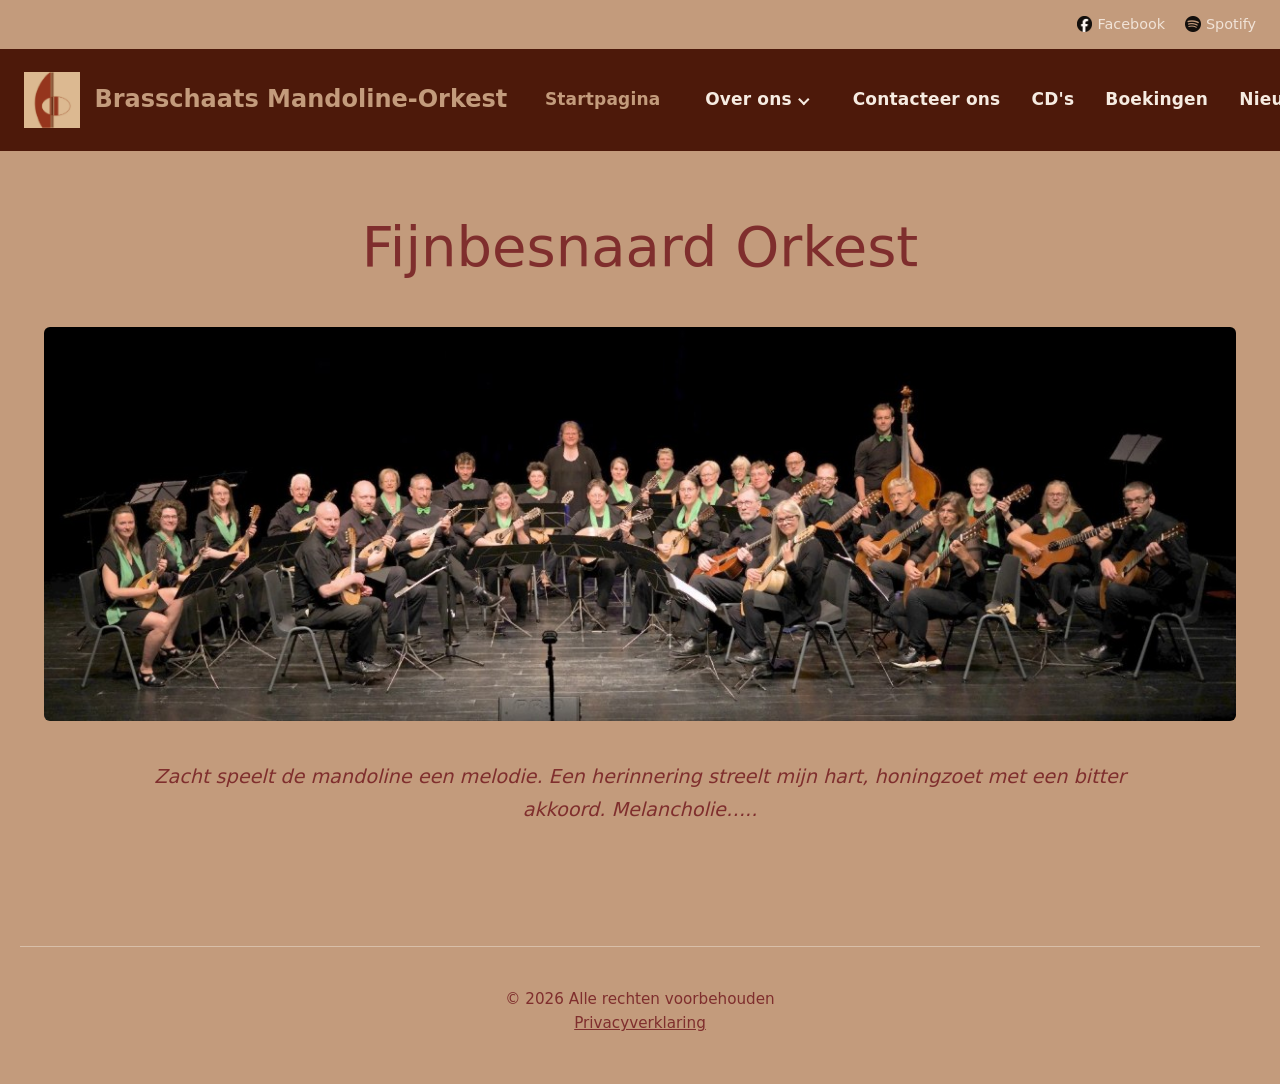
<file: index.html>
<!DOCTYPE html>
<html lang="nl-BE">
<head>
  <meta charset="utf-8">
  <meta name="viewport" content="width=device-width, initial-scale=1">
  <title>Brasschaats Mandoline-Orkest</title>
  <meta name="description" content="Brasschaats Mandoline-Orkest: het Fijnbesnaard Orkest. Concerten, cd's en boekingen.">
  <meta property="og:title" content="Brasschaats Mandoline-Orkest">
  <meta property="og:description" content="Zacht speelt de mandoline een melodie.">
  <meta property="og:image" content="images/banner.jpg">
  <meta property="og:type" content="website">
  <meta name="theme-color" content="#4d190a">
  <link rel="icon" href="images/logo.png" type="image/png">
  <link rel="stylesheet" href="css/style.css">
</head>
<body>

  <a class="skip-link" href="#inhoud">Naar de inhoud</a>

  <!-- Bovenbalk: sociale links. Vervang de # door de echte adressen. -->
  <div class="topbar">
    <div class="wrap topbar__inner">
      <a href="https://www.facebook.com/Brasschaatsmandolineorkest/?locale=nl_BE" rel="noopener" target="_blank"><img class="link-icon" src="images/logo%20Facebook.png" alt="">Facebook</a>
      <a href="https://open.spotify.com/artist/1rUqsuNDXbhpg9j1srdVkf?si=Q549NG70TASA_FOCATFZ-Q" rel="noopener" target="_blank"><img class="link-icon" src="images/spotify-icon-2048x2048-n3imyp8e.png" alt="">Spotify</a>
    </div>
  </div>

  <!-- Hoofdmenu: kopieer dit blok (header) naar elke nieuwe pagina. -->
  <header class="site-header">
    <div class="wrap site-header__inner">

      <a class="brand" href="index.html">
        <img src="images/logo.png" alt="" width="56" height="56">
        <span>Brasschaats Mandoline-Orkest</span>
      </a>

      <button class="nav-toggle" type="button" aria-expanded="false" aria-controls="hoofdmenu">
        <span class="nav-toggle__bars" aria-hidden="true"></span>
        <span class="visually-hidden">Menu</span>
      </button>

      <nav id="hoofdmenu" class="nav" aria-label="Hoofdmenu">
        <ul class="nav__list">
          <li><a href="index.html" aria-current="page">Startpagina</a></li>

          <li class="has-sub">
            <a href="pages/over-ons.html"><button type="button" class="sub-toggle" aria-expanded="false">Over ons</button></a>
            <ul class="sub">
              <li><a href="pages/dirigente.html">Dirigente</a></li>
              <li><a href="pages/geschiedenis.html">Geschiedenis</a></li>
            </ul>
          </li>

          <li><a href="pages/contact.html">Contacteer ons</a></li>
          <li><a href="pages/cds.html">CD's</a></li>
          <li><a href="pages/boekingen.html">Boekingen</a></li>
          <li><a href="pages/nieuws.html">Nieuws</a></li>

          <li class="has-sub">
            <button type="button" class="sub-toggle" aria-expanded="false">Meer pagina's</button>
            <ul class="sub">
              <!-- Voorlopige onderdelen: pas aan zodra de pagina's bestaan. -->
              <li><a href="fotos.html">Foto's</a></li>
              <li><a href="links.html">Links</a></li>
            </ul>
          </li>
        </ul>
      </nav>

    </div>
  </header>

  <main id="inhoud" class="wrap">
    <h1>Fijnbesnaard Orkest</h1>

    <figure class="banner">
      <img src="images/banner.jpg" width="1233" height="407"
           alt="Het orkest op het podium, in het zwart met groene sjaals en strikjes, met mandolines, gitaren en een contrabas.">
    </figure>

    <p class="tagline">Zacht speelt de mandoline een melodie. Een herinnering streelt mijn hart, honingzoet met een bitter akkoord. Melancholie…..</p>
  </main>

  <footer class="site-footer">
    <div class="wrap">
      <p>© 2026 Alle rechten voorbehouden</p>
      <p><a href="pages/privacybeleid.html">Privacyverklaring</a></p>
    </div>
  </footer>

  <script src="js/nav.js" defer></script>
</body>
</html>
</file>
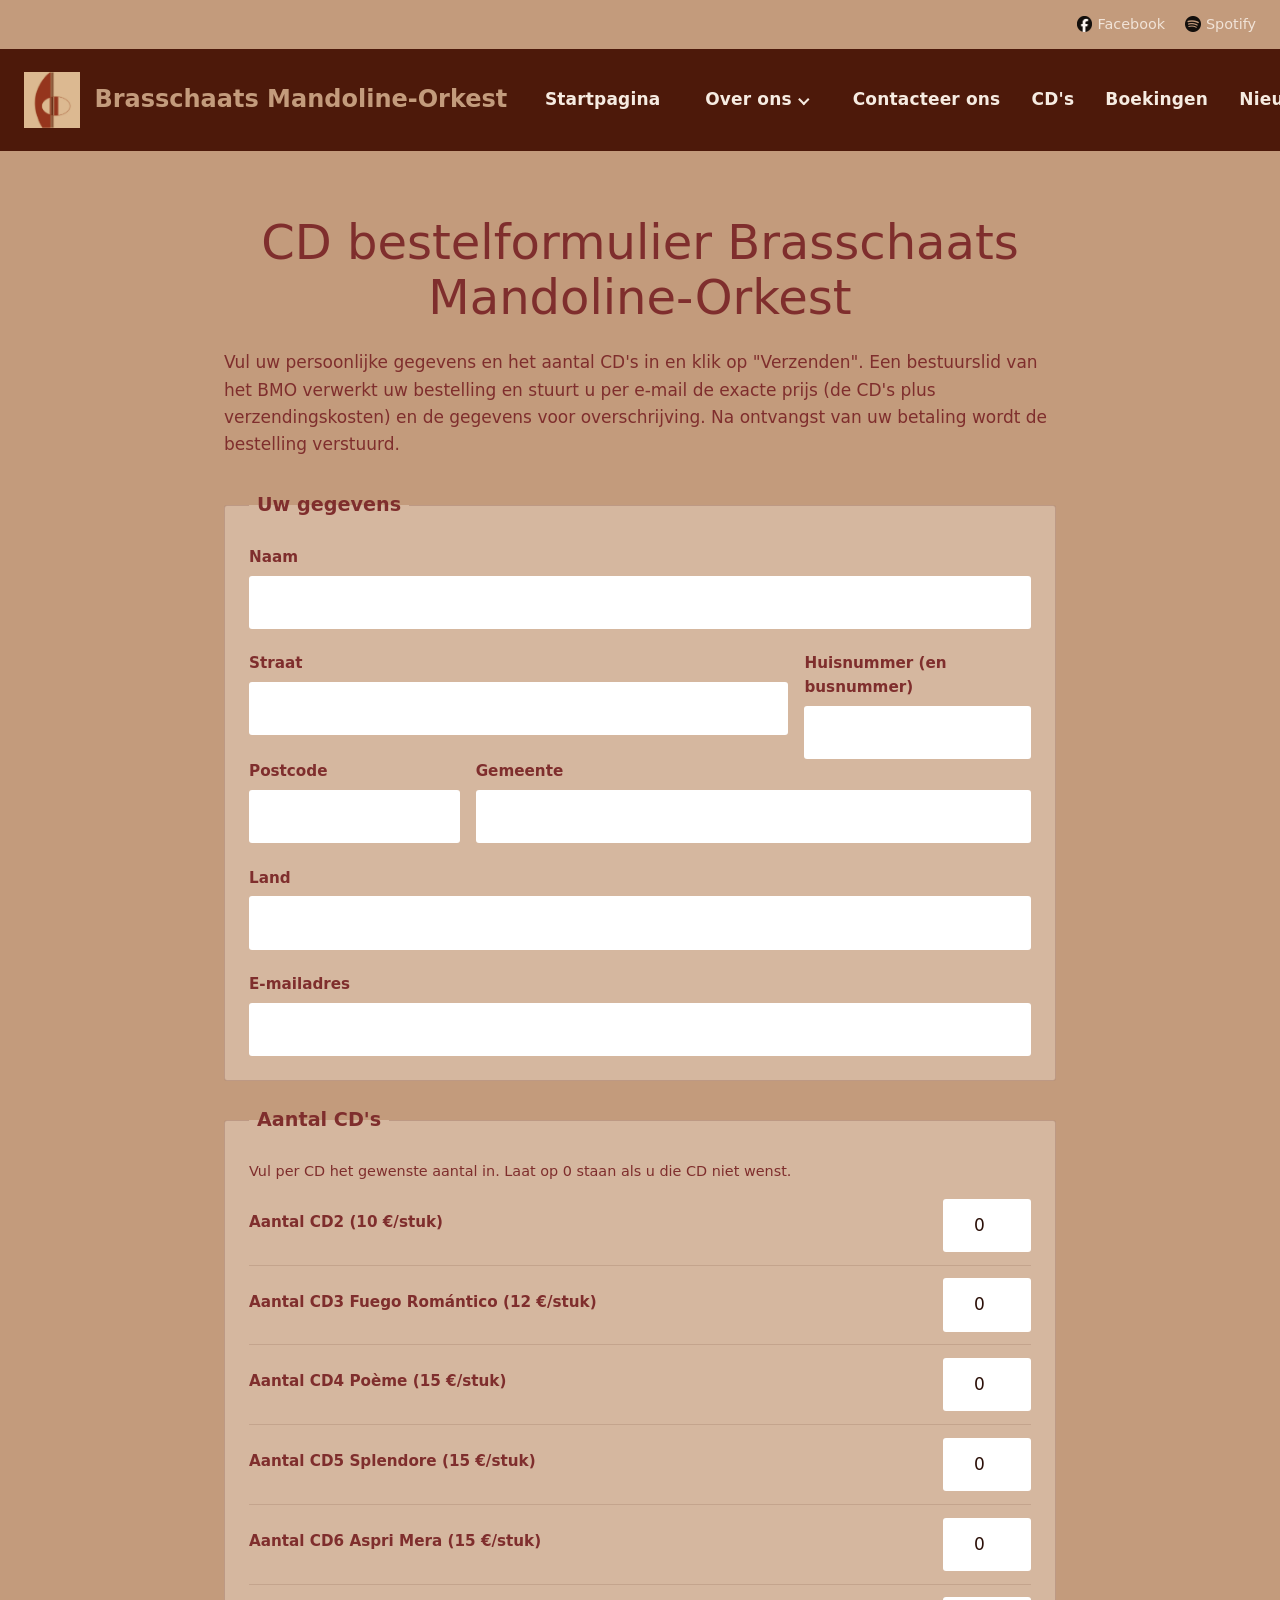
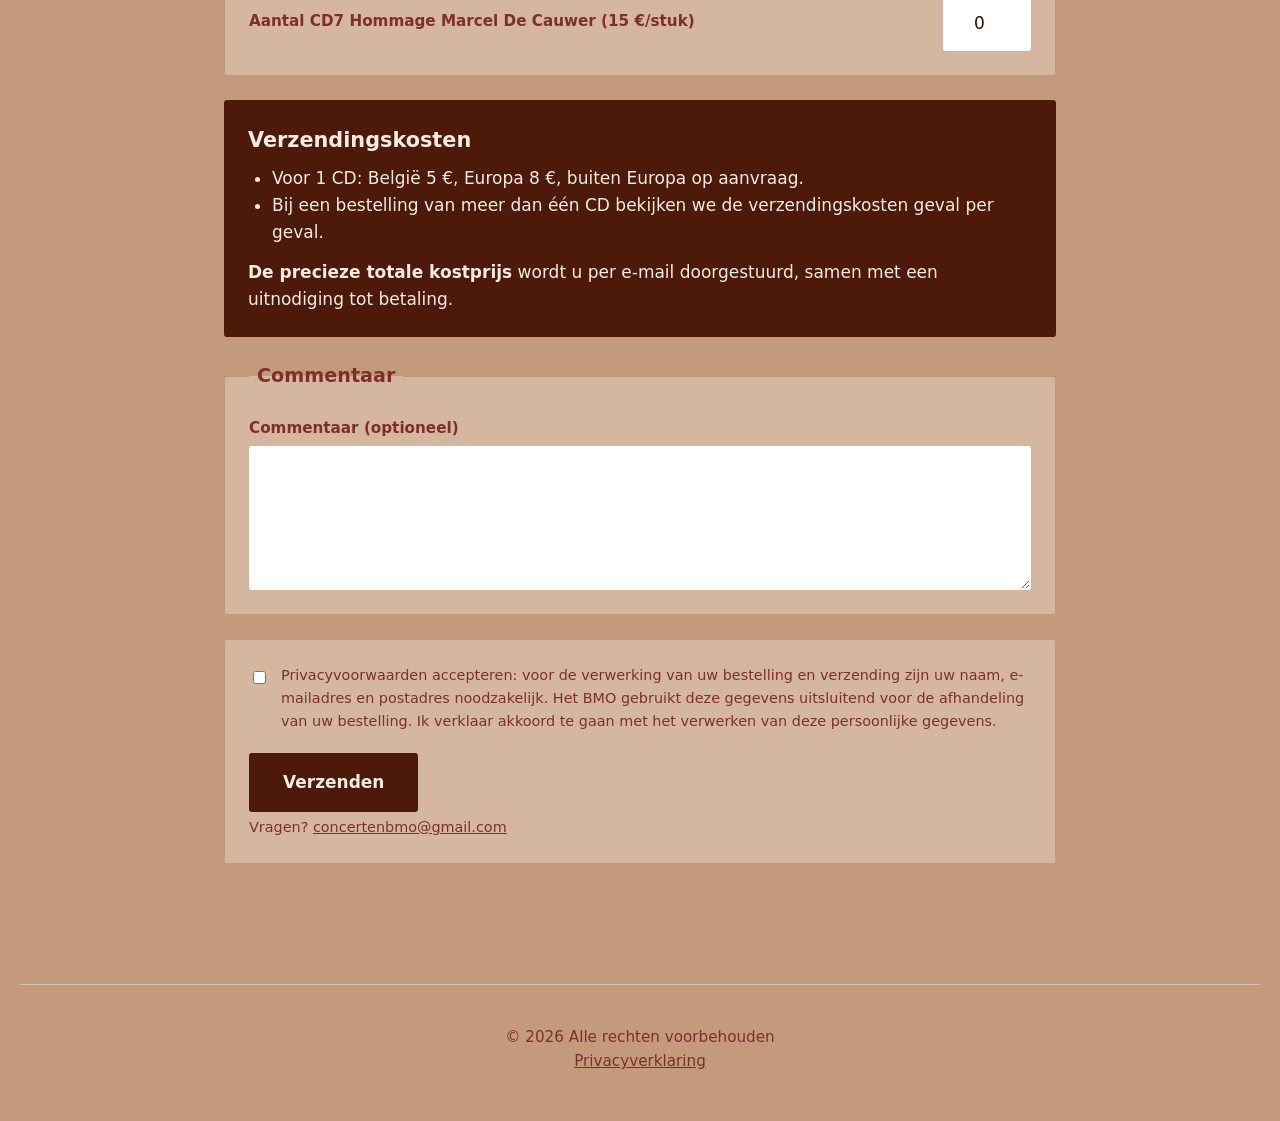
<file: pages/bestellen.html>
<!DOCTYPE html>
<html lang="nl-BE">
<head>
	<meta charset="utf-8">
	<meta name="viewport" content="width=device-width, initial-scale=1">
	<title>CD bestelformulier | Brasschaats Mandoline-Orkest</title>
	<meta name="description" content="Bestel CD's van het Brasschaats Mandoline-Orkest.">
	<meta name="theme-color" content="#4d190a">
	<link rel="icon" href="../images/logo.png" type="image/png">
	<link rel="stylesheet" href="../css/style.css">
</head>
<body>

	<a class="skip-link" href="#inhoud">Naar de inhoud</a>

	<div class="topbar">
		<div class="wrap topbar__inner">
			<a href="https://www.facebook.com/Brasschaatsmandolineorkest/?locale=nl_BE" rel="noopener" target="_blank"><img class="link-icon" src="../images/logo%20Facebook.png" alt="">Facebook</a>
			<a href="https://open.spotify.com/artist/1rUqsuNDXbhpg9j1srdVkf?si=Q549NG70TASA_FOCATFZ-Q" rel="noopener" target="_blank"><img class="link-icon" src="../images/spotify-icon-2048x2048-n3imyp8e.png" alt="">Spotify</a>
		</div>
	</div>

	<header class="site-header">
		<div class="wrap site-header__inner">
			<a class="brand" href="../index.html">
				<img src="../images/logo.png" alt="" width="56" height="56">
				<span>Brasschaats Mandoline-Orkest</span>
			</a>

			<button class="nav-toggle" type="button" aria-expanded="false" aria-controls="hoofdmenu">
				<span class="nav-toggle__bars" aria-hidden="true"></span>
				<span class="visually-hidden">Menu</span>
			</button>

			<nav id="hoofdmenu" class="nav" aria-label="Hoofdmenu">
				<ul class="nav__list">
					<li><a href="../index.html">Startpagina</a></li>
					<li class="has-sub">
						<a href="over-ons.html"><button type="button" class="sub-toggle" aria-expanded="false">Over ons</button></a>
						<ul class="sub">
							<li><a href="dirigente.html">Dirigente</a></li>
							<li><a href="geschiedenis.html">Geschiedenis</a></li>
						</ul>
					</li>
					<li><a href="contact.html">Contacteer ons</a></li>
					<li><a href="cds.html">CD's</a></li>
					<li><a href="boekingen.html">Boekingen</a></li>
					<li><a href="nieuws.html">Nieuws</a></li>
					<li class="has-sub">
						<button type="button" class="sub-toggle" aria-expanded="false">Meer pagina's</button>
						<ul class="sub">
							<li><a href="fotos.html">Foto's</a></li>
							<li><a href="links.html">Links</a></li>
						</ul>
					</li>
				</ul>
			</nav>
		</div>
	</header>

	<main id="inhoud" class="wrap">
		<section class="order-page" aria-labelledby="order-title">
			<h1 id="order-title">CD bestelformulier Brasschaats Mandoline-Orkest</h1>
			<p class="order-intro">Vul uw persoonlijke gegevens en het aantal CD's in en klik op "Verzenden". Een bestuurslid van het BMO verwerkt uw bestelling en stuurt u per e-mail de exacte prijs (de CD's plus verzendingskosten) en de gegevens voor overschrijving. Na ontvangst van uw betaling wordt de bestelling verstuurd.</p>

			<form id="contactformulier" class="order-form" action="https://api.web3forms.com/submit" method="POST" data-success-message="Bedankt! Uw bestelling is succesvol verzonden. U ontvangt per e-mail de exacte prijs en de betaalgegevens.">
				<input type="hidden" name="access_key" value="a20b0633-0dd2-4d2a-a2e5-bae459e8ca1c">
				<input type="hidden" name="subject" value="Nieuwe CD-bestelling via de website">
				<input type="hidden" name="from_name" value="BMO CD-bestelformulier">
				<input type="hidden" name="message" value="Nieuwe CD-bestelling. De ingevulde gegevens en aantallen staan hieronder.">
				<input type="checkbox" name="botcheck" class="visually-hidden" tabindex="-1" autocomplete="off">

				<fieldset class="order-fieldset">
					<legend>Uw gegevens</legend>
					<div class="field">
						<label for="naam">Naam</label>
						<input id="naam" name="name" type="text" autocomplete="name" required>
					</div>
					<div class="order-street">
						<div class="field">
							<label for="straat">Straat</label>
							<input id="straat" name="straat" type="text" autocomplete="address-line1" required>
						</div>
						<div class="field">
							<label for="huisnummer">Huisnummer (en busnummer)</label>
							<input id="huisnummer" name="huisnummer" type="text" autocomplete="address-line2" required>
						</div>
					</div>
					<div class="order-address">
						<div class="field">
							<label for="postcode">Postcode</label>
							<input id="postcode" name="postcode" type="text" autocomplete="postal-code" required>
						</div>
						<div class="field">
							<label for="gemeente">Gemeente</label>
							<input id="gemeente" name="gemeente" type="text" autocomplete="address-level2" required>
						</div>
					</div>
					<div class="field">
						<label for="land">Land</label>
						<input id="land" name="land" type="text" autocomplete="country-name" required>
					</div>
					<div class="field">
						<label for="email">E-mailadres</label>
						<input id="email" name="email" type="email" autocomplete="email" required>
					</div>
				</fieldset>

				<fieldset class="order-fieldset">
					<legend>Aantal CD's</legend>
					<p class="order-help">Vul per CD het gewenste aantal in. Laat op 0 staan als u die CD niet wenst.</p>
					<div class="order-quantities">
						<div class="field">
							<label for="cd2">Aantal CD2 (10 €/stuk)</label>
							<input id="cd2" name="Aantal CD2 (10 euro per stuk)" type="number" min="0" step="1" value="0" inputmode="numeric">
						</div>
						<div class="field">
							<label for="cd3">Aantal CD3 Fuego Romántico (12 €/stuk)</label>
							<input id="cd3" name="Aantal CD3 Fuego Romántico (12 euro per stuk)" type="number" min="0" step="1" value="0" inputmode="numeric">
						</div>
						<div class="field">
							<label for="cd4">Aantal CD4 Poème (15 €/stuk)</label>
							<input id="cd4" name="Aantal CD4 Poème (15 euro per stuk)" type="number" min="0" step="1" value="0" inputmode="numeric">
						</div>
						<div class="field">
							<label for="cd5">Aantal CD5 Splendore (15 €/stuk)</label>
							<input id="cd5" name="Aantal CD5 Splendore (15 euro per stuk)" type="number" min="0" step="1" value="0" inputmode="numeric">
						</div>
						<div class="field">
							<label for="cd6">Aantal CD6 Aspri Mera (15 €/stuk)</label>
							<input id="cd6" name="Aantal CD6 Aspri Mera (15 euro per stuk)" type="number" min="0" step="1" value="0" inputmode="numeric">
						</div>
						<div class="field">
							<label for="cd7">Aantal CD7 Hommage Marcel De Cauwer (15 €/stuk)</label>
							<input id="cd7" name="Aantal CD7 Hommage Marcel De Cauwer (15 euro per stuk)" type="number" min="0" step="1" value="0" inputmode="numeric">
						</div>
					</div>
				</fieldset>

				<section class="order-shipping" aria-labelledby="shipping-title">
					<h2 id="shipping-title">Verzendingskosten</h2>
					<ul>
						<li>Voor 1 CD: België 5 €, Europa 8 €, buiten Europa op aanvraag.</li>
						<li>Bij een bestelling van meer dan één CD bekijken we de verzendingskosten geval per geval.</li>
					</ul>
					<p><strong>De precieze totale kostprijs</strong> wordt u per e-mail doorgestuurd, samen met een uitnodiging tot betaling.</p>
				</section>

				<fieldset class="order-fieldset">
					<legend>Commentaar</legend>
					<div class="field">
						<label for="commentaar">Commentaar (optioneel)</label>
						<textarea id="commentaar" name="commentaar" rows="4"></textarea>
					</div>
				</fieldset>

				<div class="order-submit">
					<div class="order-consent">
						<input id="privacy-akkoord" name="privacy_agreement" type="checkbox" value="Akkoord" required>
						<label for="privacy-akkoord">Privacyvoorwaarden accepteren: voor de verwerking van uw bestelling en verzending zijn uw naam, e-mailadres en postadres noodzakelijk. Het BMO gebruikt deze gegevens uitsluitend voor de afhandeling van uw bestelling. Ik verklaar akkoord te gaan met het verwerken van deze persoonlijke gegevens.</label>
					</div>
					<button type="submit" class="button">Verzenden</button>
					<p id="formulier-status" class="form-status" role="status" aria-live="polite"></p>
					<p class="form-note">Vragen? <a href="mailto:concertenbmo@gmail.com">concertenbmo@gmail.com</a></p>
				</div>
			</form>
		</section>
	</main>

	<footer class="site-footer">
		<div class="wrap">
			<p>© 2026 Alle rechten voorbehouden</p>
			<p><a href="privacybeleid.html">Privacyverklaring</a></p>
		</div>
	</footer>

	<script src="../js/nav.js" defer></script>
	<script src="../js/contact.js" defer></script>
</body>
</html>
</file>
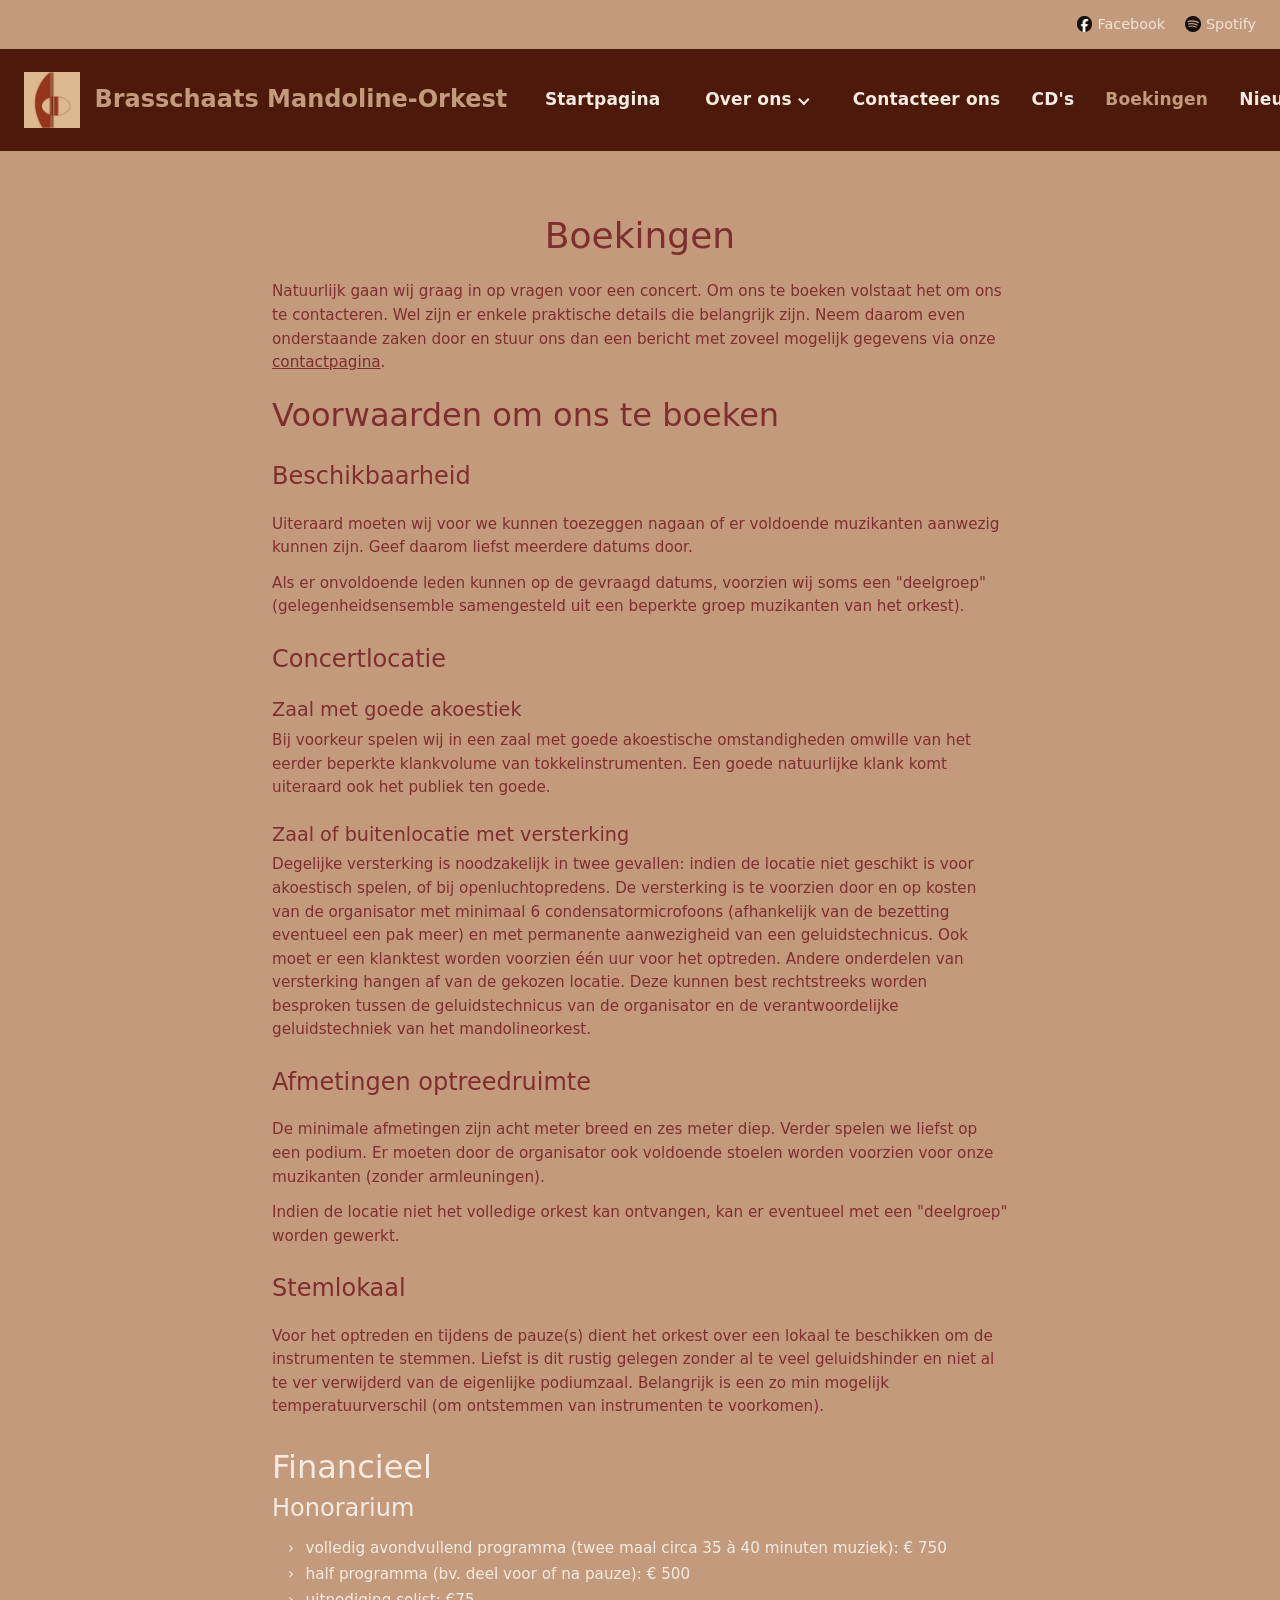
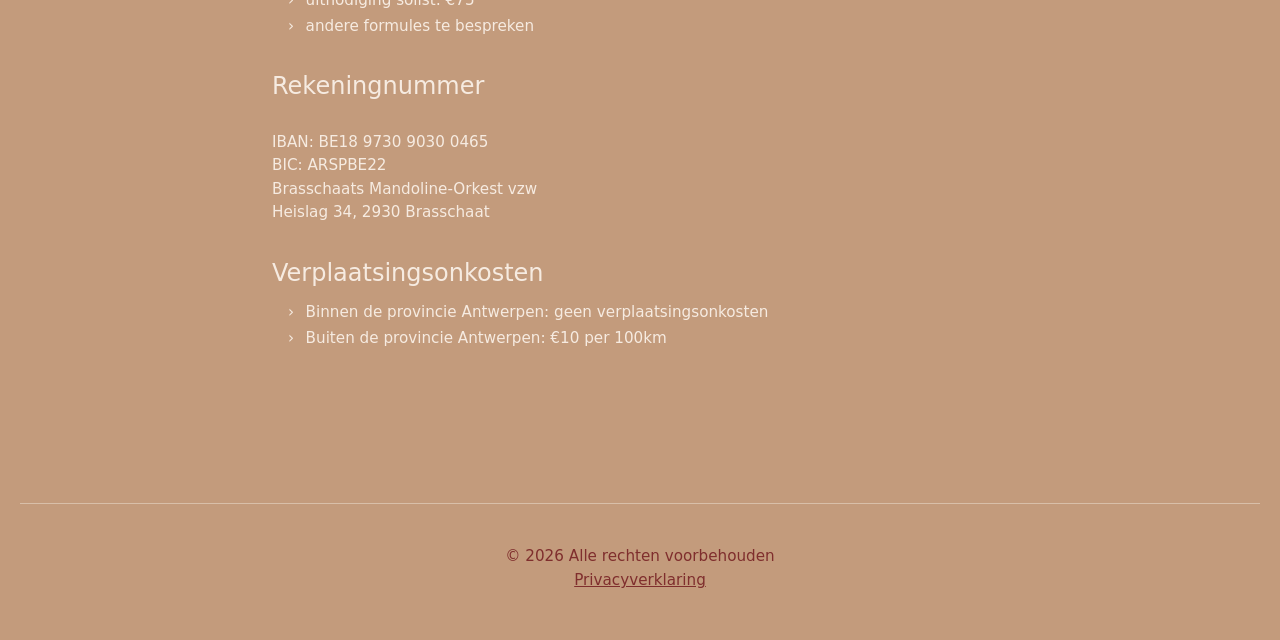
<file: pages/boekingen.html>
<!DOCTYPE html>
<html lang="nl-BE">
<head>
	<meta charset="utf-8">
	<meta name="viewport" content="width=device-width, initial-scale=1">
	<title>Boekingen | Brasschaats Mandoline-Orkest</title>
	<meta name="description" content="Praktische informatie en tarieven voor een optreden van het Brasschaats Mandoline-Orkest.">
	<meta name="theme-color" content="#4d190a">
	<link rel="icon" href="../images/logo.png" type="image/png">
	<link rel="stylesheet" href="../css/style.css">
</head>
<body>

	<a class="skip-link" href="#inhoud">Naar de inhoud</a>

	<div class="topbar">
		<div class="wrap topbar__inner">
			<a href="https://www.facebook.com/Brasschaatsmandolineorkest/?locale=nl_BE" rel="noopener" target="_blank"><img class="link-icon" src="../images/logo%20Facebook.png" alt="">Facebook</a>
			<a href="https://open.spotify.com/artist/1rUqsuNDXbhpg9j1srdVkf?si=Q549NG70TASA_FOCATFZ-Q" rel="noopener" target="_blank"><img class="link-icon" src="../images/spotify-icon-2048x2048-n3imyp8e.png" alt="">Spotify</a>
		</div>
	</div>

	<header class="site-header">
		<div class="wrap site-header__inner">
			<a class="brand" href="../index.html">
				<img src="../images/logo.png" alt="" width="56" height="56">
				<span>Brasschaats Mandoline-Orkest</span>
			</a>

			<button class="nav-toggle" type="button" aria-expanded="false" aria-controls="hoofdmenu">
				<span class="nav-toggle__bars" aria-hidden="true"></span>
				<span class="visually-hidden">Menu</span>
			</button>

			<nav id="hoofdmenu" class="nav" aria-label="Hoofdmenu">
				<ul class="nav__list">
					<li><a href="../index.html">Startpagina</a></li>
					<li class="has-sub">
						<a href="over-ons.html"><button type="button" class="sub-toggle" aria-expanded="false">Over ons</button></a>
						<ul class="sub">
							<li><a href="dirigente.html">Dirigente</a></li>
							<li><a href="geschiedenis.html">Geschiedenis</a></li>
						</ul>
					</li>
					<li><a href="contact.html">Contacteer ons</a></li>
					<li><a href="cds.html">CD's</a></li>
					<li><a href="boekingen.html" aria-current="page">Boekingen</a></li>
					<li><a href="nieuws.html">Nieuws</a></li>
					<li class="has-sub">
						<button type="button" class="sub-toggle" aria-expanded="false">Meer pagina's</button>
						<ul class="sub">
							<li><a href="fotos.html">Foto's</a></li>
							<li><a href="links.html">Links</a></li>
						</ul>
					</li>
				</ul>
			</nav>
		</div>
	</header>

	<main id="inhoud" class="wrap">
		<article class="bookings">
			<h1>Boekingen</h1>
			<p class="bookings__intro">Natuurlijk gaan wij graag in op vragen voor een concert. Om ons te boeken volstaat het om ons te contacteren. Wel zijn er enkele praktische details die belangrijk zijn. Neem daarom even onderstaande zaken door en stuur ons dan een bericht met zoveel mogelijk gegevens via onze <a href="contact.html">contactpagina</a>.</p>

			<h2>Voorwaarden om ons te boeken</h2>

			<section class="booking-section">
				<h3>Beschikbaarheid</h3>
				<p>Uiteraard moeten wij voor we kunnen toezeggen nagaan of er voldoende muzikanten aanwezig kunnen zijn. Geef daarom liefst meerdere datums door.</p>
				<p>Als er onvoldoende leden kunnen op de gevraagd datums, voorzien wij soms een "deelgroep" (gelegenheidsensemble samengesteld uit een beperkte groep muzikanten van het orkest).</p>
			</section>

			<section class="booking-section">
				<h3>Concertlocatie</h3>
				<h4>Zaal met goede akoestiek</h4>
				<p>Bij voorkeur spelen wij in een zaal met goede akoestische omstandigheden omwille van het eerder beperkte klankvolume van tokkelinstrumenten. Een goede natuurlijke klank komt uiteraard ook het publiek ten goede.</p>

				<h4>Zaal of buitenlocatie met versterking</h4>
				<p>Degelijke versterking is noodzakelijk in twee gevallen: indien de locatie niet geschikt is voor akoestisch spelen, of bij openluchtopredens. De versterking is te voorzien door en op kosten van de organisator met minimaal 6 condensatormicrofoons (afhankelijk van de bezetting eventueel een pak meer) en met permanente aanwezigheid van een geluidstechnicus. Ook moet er een klanktest worden voorzien één uur voor het optreden. Andere onderdelen van versterking hangen af van de gekozen locatie. Deze kunnen best rechtstreeks worden besproken tussen de geluidstechnicus van de organisator en de verantwoordelijke geluidstechniek van het mandolineorkest.</p>
			</section>

			<section class="booking-section">
				<h3>Afmetingen optreedruimte</h3>
				<p>De minimale afmetingen zijn acht meter breed en zes meter diep. Verder spelen we liefst op een podium. Er moeten door de organisator ook voldoende stoelen worden voorzien voor onze muzikanten (zonder armleuningen).</p>
				<p>Indien de locatie niet het volledige orkest kan ontvangen, kan er eventueel met een "deelgroep" worden gewerkt.</p>
			</section>

			<section class="booking-section">
				<h3>Stemlokaal</h3>
				<p>Voor het optreden en tijdens de pauze(s) dient het orkest over een lokaal te beschikken om de instrumenten te stemmen. Liefst is dit rustig gelegen zonder al te veel geluidshinder en niet al te ver verwijderd van de eigenlijke podiumzaal. Belangrijk is een zo min mogelijk temperatuurverschil (om ontstemmen van instrumenten te voorkomen).</p>
			</section>

			<section class="booking-financial">
				<h2>Financieel</h2>

				<h3>Honorarium</h3>
				<ul class="booking-list">
					<li>volledig avondvullend programma (twee maal circa 35 à 40 minuten muziek): € 750</li>
					<li>half programma (bv. deel voor of na pauze): € 500</li>
					<li>uitnodiging solist: €75</li>
					<li>andere formules te bespreken</li>
				</ul>

				<h3>Rekeningnummer</h3>
				<p>IBAN: BE18 9730 9030 0465<br>BIC: ARSPBE22<br>Brasschaats Mandoline-Orkest vzw<br>Heislag 34, 2930 Brasschaat</p>

				<h3>Verplaatsingsonkosten</h3>
				<ul class="booking-list">
					<li>Binnen de provincie Antwerpen: geen verplaatsingsonkosten</li>
					<li>Buiten de provincie Antwerpen: €10 per 100km</li>
				</ul>
			</section>
		</article>
	</main>

	<footer class="site-footer">
		<div class="wrap">
			<p>© 2026 Alle rechten voorbehouden</p>
			<p><a href="privacybeleid.html">Privacyverklaring</a></p>
		</div>
	</footer>

	<script src="../js/nav.js" defer></script>
</body>
</html>
</file>
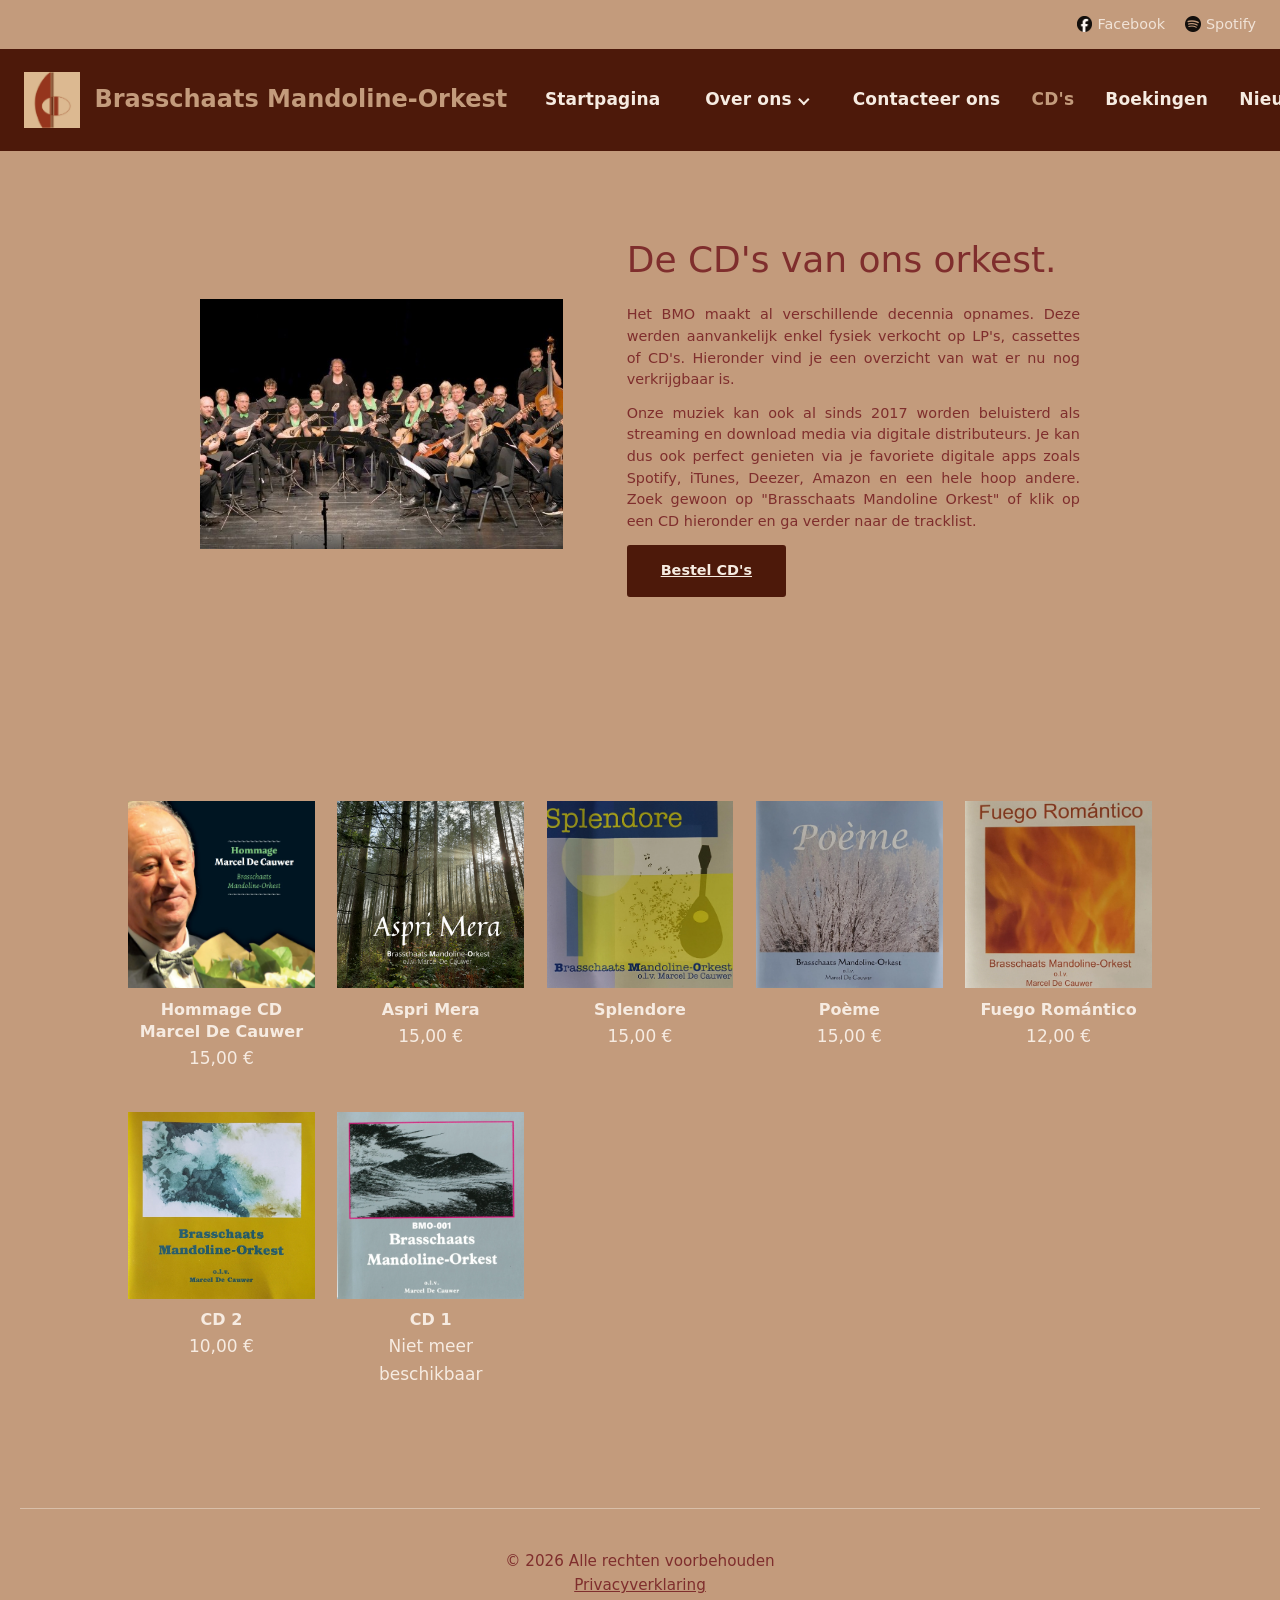
<file: pages/cds.html>
<!DOCTYPE html>
<html lang="nl-BE">
<head>
	<meta charset="utf-8">
	<meta name="viewport" content="width=device-width, initial-scale=1">
	<title>CD's | Brasschaats Mandoline-Orkest</title>
	<meta name="description" content="Ontdek de cd-opnames van het Brasschaats Mandoline-Orkest.">
	<meta name="theme-color" content="#4d190a">
	<link rel="icon" href="../images/logo.png" type="image/png">
	<link rel="stylesheet" href="../css/style.css">
</head>
<body>

	<a class="skip-link" href="#inhoud">Naar de inhoud</a>

	<div class="topbar">
		<div class="wrap topbar__inner">
			<a href="https://www.facebook.com/Brasschaatsmandolineorkest/?locale=nl_BE" rel="noopener" target="_blank"><img class="link-icon" src="../images/logo%20Facebook.png" alt="">Facebook</a>
			<a href="https://open.spotify.com/artist/1rUqsuNDXbhpg9j1srdVkf?si=Q549NG70TASA_FOCATFZ-Q" rel="noopener" target="_blank"><img class="link-icon" src="../images/spotify-icon-2048x2048-n3imyp8e.png" alt="">Spotify</a>
		</div>
	</div>

	<header class="site-header">
		<div class="wrap site-header__inner">
			<a class="brand" href="../index.html">
				<img src="../images/logo.png" alt="" width="56" height="56">
				<span>Brasschaats Mandoline-Orkest</span>
			</a>

			<button class="nav-toggle" type="button" aria-expanded="false" aria-controls="hoofdmenu">
				<span class="nav-toggle__bars" aria-hidden="true"></span>
				<span class="visually-hidden">Menu</span>
			</button>

			<nav id="hoofdmenu" class="nav" aria-label="Hoofdmenu">
				<ul class="nav__list">
					<li><a href="../index.html">Startpagina</a></li>
					<li class="has-sub">
						<a href="over-ons.html"><button type="button" class="sub-toggle" aria-expanded="false">Over ons</button></a>
						<ul class="sub">
							<li><a href="dirigente.html">Dirigente</a></li>
							<li><a href="geschiedenis.html">Geschiedenis</a></li>
						</ul>
					</li>
					<li><a href="contact.html">Contacteer ons</a></li>
					<li><a href="cds.html" aria-current="page">CD's</a></li>
					<li><a href="boekingen.html">Boekingen</a></li>
					<li><a href="nieuws.html">Nieuws</a></li>
					<li class="has-sub">
						<button type="button" class="sub-toggle" aria-expanded="false">Meer pagina's</button>
						<ul class="sub">
							<li><a href="fotos.html">Foto's</a></li>
							<li><a href="links.html">Links</a></li>
						</ul>
					</li>
				</ul>
			</nav>
		</div>
	</header>

	<main id="inhoud" class="wrap">
		<section class="cd-page" aria-labelledby="cd-title">
			<div class="cd-intro">
				<img src="../images/banner.jpg" alt="Microfoon tijdens een opname van het orkest" width="1233" height="407">
				<div>
					<h1 id="cd-title">De CD's van ons orkest.</h1>
					<p>Het BMO maakt al verschillende decennia opnames. Deze werden aanvankelijk enkel fysiek verkocht op LP's, cassettes of CD's. Hieronder vind je een overzicht van wat er nu nog verkrijgbaar is.</p>
					<p>Onze muziek kan ook al sinds 2017 worden beluisterd als streaming en download media via digitale distributeurs. Je kan dus ook perfect genieten via je favoriete digitale apps zoals Spotify, iTunes, Deezer, Amazon en een hele hoop andere. Zoek gewoon op "Brasschaats Mandoline Orkest" of klik op een CD hieronder en ga verder naar de tracklist.</p>
					<p><a class="button" href="bestellen.html">Bestel CD's</a></p>
				</div>
			</div>

			<div class="cd-grid" aria-label="Overzicht van de cd's">
				<article class="cd-card">
					<img src="../images/cds/hommage-marcel.webp" alt="Hommage Marcel De Cauwer cd-hoes" loading="lazy">
					<h2>Hommage CD Marcel De Cauwer</h2>
					<p>15,00 €</p>
				</article>
				<article class="cd-card">
					<img src="../images/cds/Aspri-Mera-640x634.png" alt="Aspri Mera cd-hoes" loading="lazy">
					<h2>Aspri Mera</h2>
					<p>15,00 €</p>
				</article>
				<article class="cd-card">
					<img src="../images/cds/splendore.webp" alt="Splendore cd-hoes" loading="lazy">
					<h2>Splendore</h2>
					<p>15,00 €</p>
				</article>
				<article class="cd-card">
					<img src="../images/cds/poeme.webp" alt="Poème cd-hoes" loading="lazy">
					<h2>Poème</h2>
					<p>15,00 €</p>
				</article>
				<article class="cd-card">
					<img src="../images/cds/fuego.webp" alt="Fuego Romántico cd-hoes" loading="lazy">
					<h2>Fuego Romántico</h2>
					<p>12,00 €</p>
				</article>
				<article class="cd-card">
					<img src="../images/cds/CD2.webp" alt="CD 2-hoes" loading="lazy">
					<h2>CD 2</h2>
					<p>10,00 €</p>
				</article>
				<article class="cd-card">
					<img src="../images/cds/BMO-CD1-2048x2048.jpg.webp" alt="CD 1-hoes" loading="lazy">
					<h2>CD 1</h2>
					<p>Niet meer beschikbaar</p>
				</article>
			</div>
		</section>
	</main>

	<footer class="site-footer">
		<div class="wrap">
			<p>© 2026 Alle rechten voorbehouden</p>
			<p><a href="privacybeleid.html">Privacyverklaring</a></p>
		</div>
	</footer>

	<script src="../js/nav.js" defer></script>
</body>
</html>
</file>
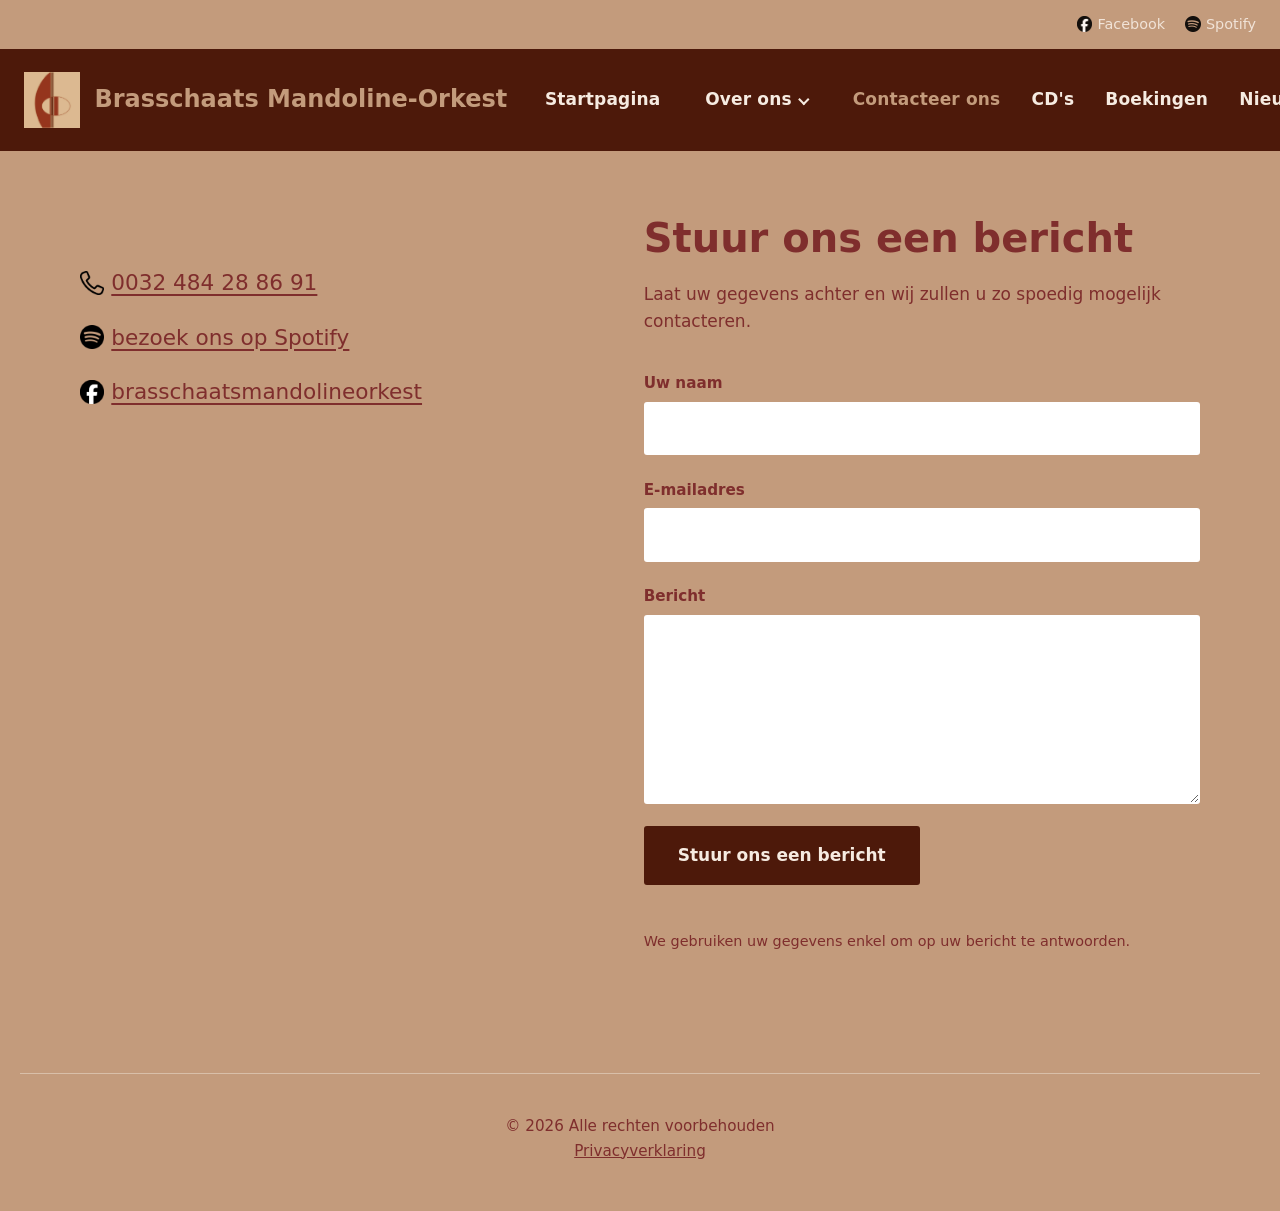
<file: pages/contact.html>
<!DOCTYPE html>
<html lang="nl-BE">
<head>
  <meta charset="utf-8">
  <meta name="viewport" content="width=device-width, initial-scale=1">
  <title>Contacteer ons | Brasschaats Mandoline-Orkest</title>
  <meta name="description" content="Contacteer het Brasschaats Mandoline-Orkest: bel ons of stuur een bericht.">
  <meta property="og:title" content="Contacteer ons | Brasschaats Mandoline-Orkest">
  <meta property="og:description" content="Bel ons of stuur een bericht.">
  <meta property="og:image" content="images/banner.jpg">
  <meta property="og:type" content="website">
  <meta name="theme-color" content="#4d190a">
  <link rel="icon" href="../images/logo.png" type="image/png">
  <link rel="stylesheet" href="../css/style.css">
</head>
<body>

  <a class="skip-link" href="#inhoud">Naar de inhoud</a>

  <!-- Bovenbalk: sociale links. Vervang de # door de echte adressen. -->
  <div class="topbar">
    <div class="wrap topbar__inner">
      <a href="https://www.facebook.com/Brasschaatsmandolineorkest/?locale=nl_BE" rel="noopener" target="_blank"><img class="link-icon" src="../images/logo%20Facebook.png" alt="">Facebook</a>
      <a href="https://open.spotify.com/artist/1rUqsuNDXbhpg9j1srdVkf?si=Q549NG70TASA_FOCATFZ-Q" rel="noopener" target="_blank"><img class="link-icon" src="../images/spotify-icon-2048x2048-n3imyp8e.png" alt="">Spotify</a>
    </div>
  </div>

  <!-- Hoofdmenu: kopieer dit blok (header) naar elke nieuwe pagina. -->
  <header class="site-header">
    <div class="wrap site-header__inner">

      <a class="brand" href="../index.html">
        <img src="../images/logo.png" alt="" width="56" height="56">
        <span>Brasschaats Mandoline-Orkest</span>
      </a>

      <button class="nav-toggle" type="button" aria-expanded="false" aria-controls="hoofdmenu">
        <span class="nav-toggle__bars" aria-hidden="true"></span>
        <span class="visually-hidden">Menu</span>
      </button>

      <nav id="hoofdmenu" class="nav" aria-label="Hoofdmenu">
        <ul class="nav__list">
          <li><a href="../index.html">Startpagina</a></li>

          <li class="has-sub">
            <a href="over-ons.html"><button type="button" class="sub-toggle" aria-expanded="false">Over ons</button></a>
            <ul class="sub">
              <li><a href="dirigente.html">Dirigente</a></li>
              <li><a href="geschiedenis.html">Geschiedenis</a></li>
            </ul>
          </li>

          <li><a href="contact.html" aria-current="page">Contacteer ons</a></li>
          <li><a href="cds.html">CD's</a></li>
          <li><a href="boekingen.html">Boekingen</a></li>
          <li><a href="nieuws.html">Nieuws</a></li>

          <li class="has-sub">
            <button type="button" class="sub-toggle" aria-expanded="false">Meer pagina's</button>
            <ul class="sub">
              <!-- Voorlopige onderdelen: pas aan zodra de pagina's bestaan. -->
              <li><a href="fotos.html">Foto's</a></li>
              <li><a href="links.html">Links</a></li>
            </ul>
          </li>
        </ul>
      </nav>

    </div>
  </header>

  <main id="inhoud" class="wrap">
    <div class="contact">

      <div class="contact__info">
        <ul class="contact__list">
          <li><a href="tel:+32484288691"><img class="link-icon" src="../images/telefoon.png" alt="">0032 484 28 86 91</a></li>
          <li><a href="https://open.spotify.com/artist/1rUqsuNDXbhpg9j1srdVkf?si=Q549NG70TASA_FOCATFZ-Q" rel="noopener" target="_blank"><img class="link-icon" src="../images/spotify-icon-2048x2048-n3imyp8e.png" alt="">bezoek ons op Spotify</a></li>
          <li><a href="https://www.facebook.com/Brasschaatsmandolineorkest/?locale=nl_BE" rel="noopener" target="_blank"><img class="link-icon" src="../images/logo%20Facebook.png" alt="">brasschaatsmandolineorkest</a></li>
        </ul>
      </div>

      <div class="contact__form">
        <h1>Stuur ons een bericht</h1>
        <p class="contact__intro">Laat uw gegevens achter en wij zullen u zo spoedig mogelijk contacteren.</p>

        <!-- Formulier via Web3Forms: zie README voor het instellen van de sleutel. -->
        <form id="contactformulier" action="https://api.web3forms.com/submit" method="POST">
          <input type="hidden" name="access_key" value="a20b0633-0dd2-4d2a-a2e5-bae459e8ca1c">
          <input type="hidden" name="subject" value="Nieuw bericht via de website">
          <input type="hidden" name="from_name" value="Website Brasschaats Mandoline-Orkest">
          <!-- Verborgen valkuil voor spam: moet leeg blijven -->
          <input type="checkbox" name="botcheck" class="visually-hidden" tabindex="-1" autocomplete="off">

          <div class="field">
            <label for="naam">Uw naam</label>
            <input id="naam" name="name" type="text" autocomplete="name" required>
          </div>

          <div class="field">
            <label for="email">E-mailadres</label>
            <input id="email" name="email" type="email" autocomplete="email" required>
          </div>

          <div class="field">
            <label for="bericht">Bericht</label>
            <textarea id="bericht" name="message" rows="6" required></textarea>
          </div>

          <button type="submit" class="button">Stuur ons een bericht</button>
          <p id="formulier-status" class="form-status" role="status" aria-live="polite"></p>
          <p class="form-note">We gebruiken uw gegevens enkel om op uw bericht te antwoorden.</p>
        </form>
      </div>

    </div>
  </main>

  <footer class="site-footer">
    <div class="wrap">
      <p>© 2026 Alle rechten voorbehouden</p>
      <p><a href="privacybeleid.html">Privacyverklaring</a></p>
    </div>
  </footer>

  <script src="../js/nav.js" defer></script>
  <script src="../js/contact.js" defer></script>
</body>
</html>
</file>
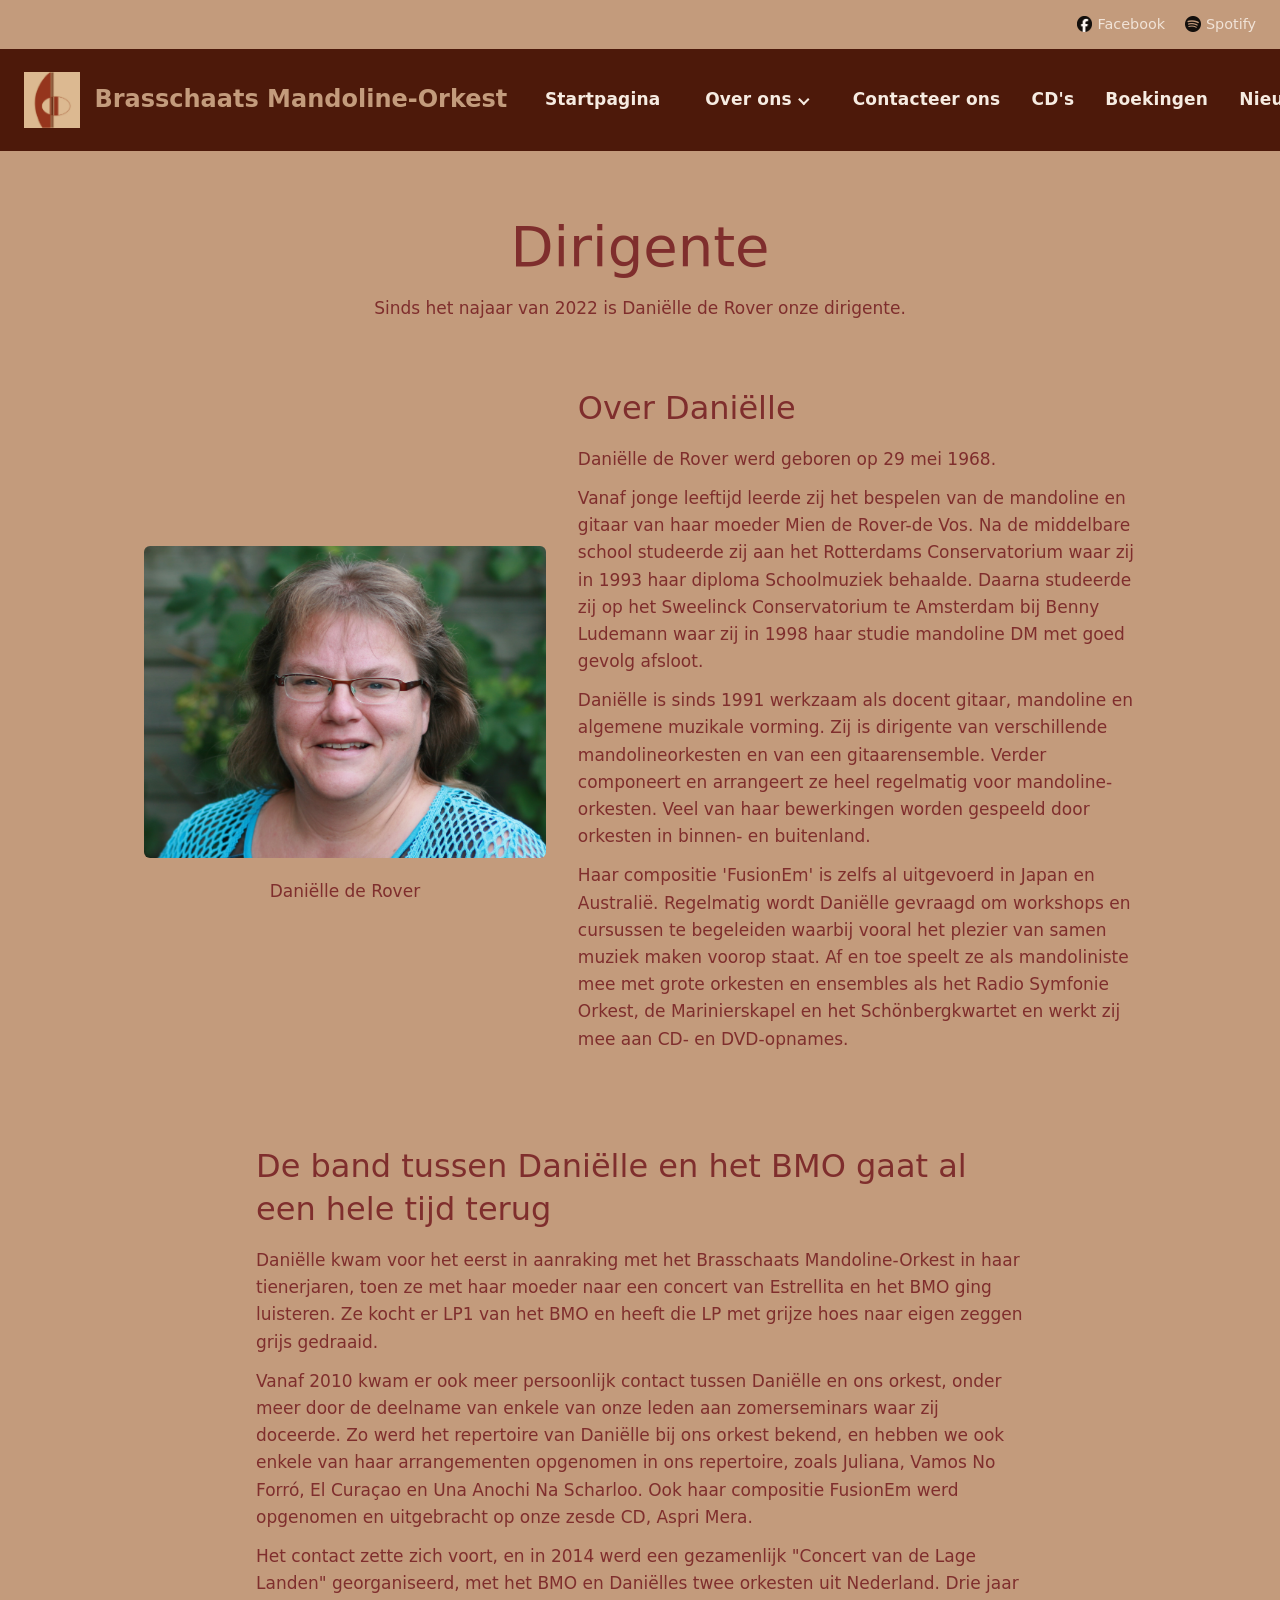
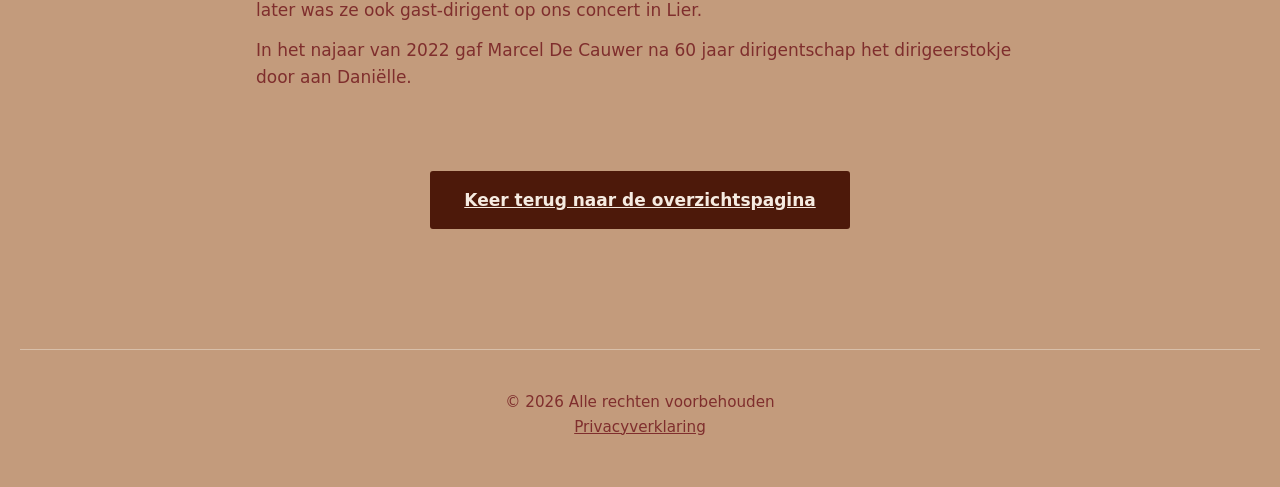
<file: pages/dirigente.html>
<!DOCTYPE html>
<html lang="nl-BE">
<head>
	<meta charset="utf-8">
	<meta name="viewport" content="width=device-width, initial-scale=1">
	<title>Dirigente | Brasschaats Mandoline-Orkest</title>
	<meta name="description" content="Maak kennis met Daniëlle de Rover, dirigente van het Brasschaats Mandoline-Orkest.">
	<meta name="theme-color" content="#4d190a">
	<link rel="icon" href="../images/logo.png" type="image/png">
	<link rel="stylesheet" href="../css/style.css">
</head>
<body>

	<a class="skip-link" href="#inhoud">Naar de inhoud</a>

	<div class="topbar">
		<div class="wrap topbar__inner">
			<a href="https://www.facebook.com/Brasschaatsmandolineorkest/?locale=nl_BE" rel="noopener" target="_blank"><img class="link-icon" src="../images/logo%20Facebook.png" alt="">Facebook</a>
			<a href="https://open.spotify.com/artist/1rUqsuNDXbhpg9j1srdVkf?si=Q549NG70TASA_FOCATFZ-Q" rel="noopener" target="_blank"><img class="link-icon" src="../images/spotify-icon-2048x2048-n3imyp8e.png" alt="">Spotify</a>
		</div>
	</div>

	<header class="site-header">
		<div class="wrap site-header__inner">
			<a class="brand" href="../index.html">
				<img src="../images/logo.png" alt="" width="56" height="56">
				<span>Brasschaats Mandoline-Orkest</span>
			</a>

			<button class="nav-toggle" type="button" aria-expanded="false" aria-controls="hoofdmenu">
				<span class="nav-toggle__bars" aria-hidden="true"></span>
				<span class="visually-hidden">Menu</span>
			</button>

			<nav id="hoofdmenu" class="nav" aria-label="Hoofdmenu">
				<ul class="nav__list">
					<li><a href="../index.html">Startpagina</a></li>
					<li class="has-sub">
						<a href="over-ons.html"><button type="button" class="sub-toggle" aria-expanded="false">Over ons</button></a>
						<ul class="sub">
							<li><a href="dirigente.html" aria-current="page">Dirigente</a></li>
							<li><a href="geschiedenis.html">Geschiedenis</a></li>
						</ul>
					</li>
					<li><a href="contact.html">Contacteer ons</a></li>
					<li><a href="cds.html">CD's</a></li>
					<li><a href="boekingen.html">Boekingen</a></li>
					<li><a href="nieuws.html">Nieuws</a></li>
					<li class="has-sub">
						<button type="button" class="sub-toggle" aria-expanded="false">Meer pagina's</button>
						<ul class="sub">
							<li><a href="fotos.html">Foto's</a></li>
							<li><a href="links.html">Links</a></li>
						</ul>
					</li>
				</ul>
			</nav>
		</div>
	</header>

	<main id="inhoud" class="wrap">
		<article class="conductor-page">
			<h1>Dirigente</h1>
			<p class="conductor-intro">Sinds het najaar van 2022 is Daniëlle de Rover onze dirigente.</p>

			<section class="conductor-profile" aria-labelledby="over-danielle">
				<figure class="conductor-portrait">
					<img src="../images/danielle.JPG" alt="Portret van Daniëlle de Rover">
					<figcaption>Daniëlle de Rover</figcaption>
				</figure>

				<div class="conductor-biography">
					<h2 id="over-danielle">Over Daniëlle</h2>
					<p>Daniëlle de Rover werd geboren op 29 mei 1968.</p>
					<p>Vanaf jonge leeftijd leerde zij het bespelen van de mandoline en gitaar van haar moeder Mien de Rover-de Vos. Na de middelbare school studeerde zij aan het Rotterdams Conservatorium waar zij in 1993 haar diploma Schoolmuziek behaalde. Daarna studeerde zij op het Sweelinck Conservatorium te Amsterdam bij Benny Ludemann waar zij in 1998 haar studie mandoline DM met goed gevolg afsloot.</p>
					<p>Daniëlle is sinds 1991 werkzaam als docent gitaar, mandoline en algemene muzikale vorming. Zij is dirigente van verschillende mandolineorkesten en van een gitaarensemble. Verder componeert en arrangeert ze heel regelmatig voor mandoline-orkesten. Veel van haar bewerkingen worden gespeeld door orkesten in binnen- en buitenland.</p>
					<p>Haar compositie 'FusionEm' is zelfs al uitgevoerd in Japan en Australië. Regelmatig wordt Daniëlle gevraagd om workshops en cursussen te begeleiden waarbij vooral het plezier van samen muziek maken voorop staat. Af en toe speelt ze als mandoliniste mee met grote orkesten en ensembles als het Radio Symfonie Orkest, de Marinierskapel en het Schönbergkwartet en werkt zij mee aan CD- en DVD-opnames.</p>
				</div>
			</section>

			<section class="conductor-history" aria-labelledby="band-bmo">
				<h2 id="band-bmo">De band tussen Daniëlle en het BMO gaat al een hele tijd terug</h2>
				<p>Daniëlle kwam voor het eerst in aanraking met het Brasschaats Mandoline-Orkest in haar tienerjaren, toen ze met haar moeder naar een concert van Estrellita en het BMO ging luisteren. Ze kocht er LP1 van het BMO en heeft die LP met grijze hoes naar eigen zeggen grijs gedraaid.</p>
				<p>Vanaf 2010 kwam er ook meer persoonlijk contact tussen Daniëlle en ons orkest, onder meer door de deelname van enkele van onze leden aan zomerseminars waar zij doceerde. Zo werd het repertoire van Daniëlle bij ons orkest bekend, en hebben we ook enkele van haar arrangementen opgenomen in ons repertoire, zoals Juliana, Vamos No Forró, El Curaçao en Una Anochi Na Scharloo. Ook haar compositie FusionEm werd opgenomen en uitgebracht op onze zesde CD, Aspri Mera.</p>
				<p>Het contact zette zich voort, en in 2014 werd een gezamenlijk "Concert van de Lage Landen" georganiseerd, met het BMO en Daniëlles twee orkesten uit Nederland. Drie jaar later was ze ook gast-dirigent op ons concert in Lier.</p>
				<p>In het najaar van 2022 gaf Marcel De Cauwer na 60 jaar dirigentschap het dirigeerstokje door aan Daniëlle.</p>
				<a class="button conductor-back" href="over-ons.html">Keer terug naar de overzichtspagina</a>
			</section>
		</article>
	</main>

	<footer class="site-footer">
		<div class="wrap">
			<p>© 2026 Alle rechten voorbehouden</p>
			<p><a href="privacybeleid.html">Privacyverklaring</a></p>
		</div>
	</footer>

	<script src="../js/nav.js" defer></script>
</body>
</html>
</file>
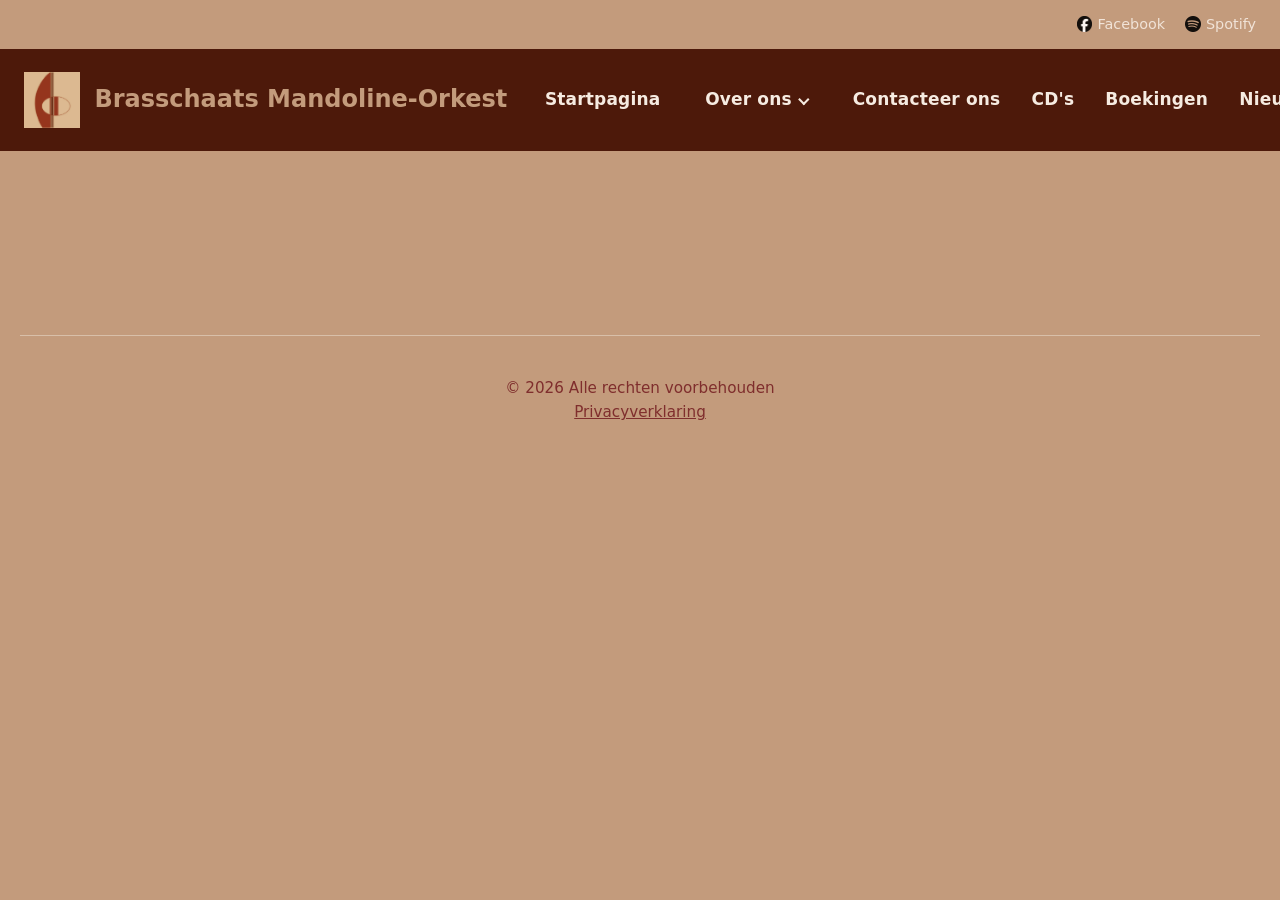
<file: pages/geschiedenis.html>
<!DOCTYPE html>
<html lang="nl-BE">
<head>
	<meta charset="utf-8">
	<meta name="viewport" content="width=device-width, initial-scale=1">
	<title>Geschiedenis | Brasschaats Mandoline-Orkest</title>
	<meta name="description" content="De geschiedenis van het Brasschaats Mandoline-Orkest.">
	<meta name="theme-color" content="#4d190a">
	<link rel="icon" href="../images/logo.png" type="image/png">
	<link rel="stylesheet" href="../css/style.css">
</head>
<body>

	<a class="skip-link" href="#inhoud">Naar de inhoud</a>

	<div class="topbar">
		<div class="wrap topbar__inner">
			<a href="https://www.facebook.com/Brasschaatsmandolineorkest/?locale=nl_BE" rel="noopener" target="_blank"><img class="link-icon" src="../images/logo%20Facebook.png" alt="">Facebook</a>
			<a href="https://open.spotify.com/artist/1rUqsuNDXbhpg9j1srdVkf?si=Q549NG70TASA_FOCATFZ-Q" rel="noopener" target="_blank"><img class="link-icon" src="../images/spotify-icon-2048x2048-n3imyp8e.png" alt="">Spotify</a>
		</div>
	</div>

	<header class="site-header">
		<div class="wrap site-header__inner">
			<a class="brand" href="../index.html">
				<img src="../images/logo.png" alt="" width="56" height="56">
				<span>Brasschaats Mandoline-Orkest</span>
			</a>

			<button class="nav-toggle" type="button" aria-expanded="false" aria-controls="hoofdmenu">
				<span class="nav-toggle__bars" aria-hidden="true"></span>
				<span class="visually-hidden">Menu</span>
			</button>

			<nav id="hoofdmenu" class="nav" aria-label="Hoofdmenu">
				<ul class="nav__list">
					<li><a href="../index.html">Startpagina</a></li>
					<li class="has-sub">
						<a href="over-ons.html"><button type="button" class="sub-toggle" aria-expanded="false">Over ons</button></a>
						<ul class="sub">
							<li><a href="dirigente.html">Dirigente</a></li>
							<li><a href="geschiedenis.html" aria-current="page">Geschiedenis</a></li>
						</ul>
					</li>
					<li><a href="contact.html">Contacteer ons</a></li>
					<li><a href="cds.html">CD's</a></li>
					<li><a href="boekingen.html">Boekingen</a></li>
					<li><a href="nieuws.html">Nieuws</a></li>
					<li class="has-sub">
						<button type="button" class="sub-toggle" aria-expanded="false">Meer pagina's</button>
						<ul class="sub">
							<li><a href="fotos.html">Foto's</a></li>
							<li><a href="links.html">Links</a></li>
						</ul>
					</li>
				</ul>
			</nav>
		</div>
	</header>

	<main id="inhoud" class="wrap"></main>

	<footer class="site-footer">
		<div class="wrap">
			<p>© 2026 Alle rechten voorbehouden</p>
			<p><a href="privacybeleid.html">Privacyverklaring</a></p>
		</div>
	</footer>

	<script src="../js/nav.js" defer></script>
</body>
</html>
</file>
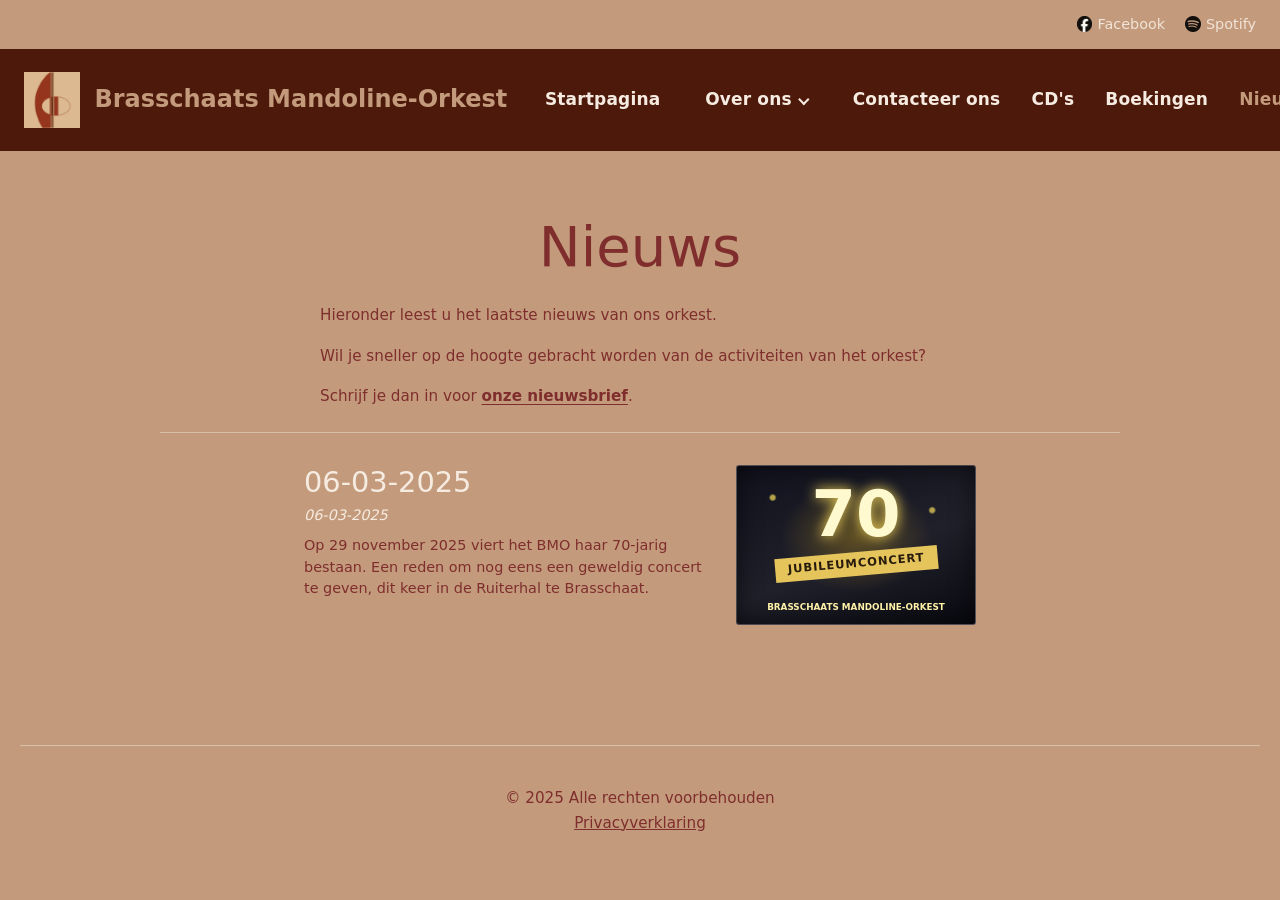
<file: pages/nieuws.html>
<!DOCTYPE html>
<html lang="nl-BE">
<head>
	<meta charset="utf-8">
	<meta name="viewport" content="width=device-width, initial-scale=1">
	<title>Nieuws | Brasschaats Mandoline-Orkest</title>
	<meta name="description" content="Het laatste nieuws en de activiteiten van het Brasschaats Mandoline-Orkest.">
	<meta name="theme-color" content="#4d190a">
	<link rel="icon" href="../images/logo.png" type="image/png">
	<link rel="stylesheet" href="../css/style.css">
</head>
<body>

	<a class="skip-link" href="#inhoud">Naar de inhoud</a>

	<div class="topbar">
		<div class="wrap topbar__inner">
			<a href="https://www.facebook.com/Brasschaatsmandolineorkest/?locale=nl_BE" rel="noopener" target="_blank"><img class="link-icon" src="../images/logo%20Facebook.png" alt="">Facebook</a>
			<a href="https://open.spotify.com/artist/1rUqsuNDXbhpg9j1srdVkf?si=Q549NG70TASA_FOCATFZ-Q" rel="noopener" target="_blank"><img class="link-icon" src="../images/spotify-icon-2048x2048-n3imyp8e.png" alt="">Spotify</a>
		</div>
	</div>

	<header class="site-header">
		<div class="wrap site-header__inner">
			<a class="brand" href="../index.html">
				<img src="../images/logo.png" alt="" width="56" height="56">
				<span>Brasschaats Mandoline-Orkest</span>
			</a>

			<button class="nav-toggle" type="button" aria-expanded="false" aria-controls="hoofdmenu">
				<span class="nav-toggle__bars" aria-hidden="true"></span>
				<span class="visually-hidden">Menu</span>
			</button>

			<nav id="hoofdmenu" class="nav" aria-label="Hoofdmenu">
				<ul class="nav__list">
					<li><a href="../index.html">Startpagina</a></li>
					<li class="has-sub">
						<a href="over-ons.html"><button type="button" class="sub-toggle" aria-expanded="false">Over ons</button></a>
						<ul class="sub">
							<li><a href="dirigente.html">Dirigente</a></li>
							<li><a href="geschiedenis.html">Geschiedenis</a></li>
						</ul>
					</li>
					<li><a href="contact.html">Contacteer ons</a></li>
					<li><a href="cds.html">CD's</a></li>
					<li><a href="boekingen.html">Boekingen</a></li>
					<li><a href="nieuws.html" aria-current="page">Nieuws</a></li>
					<li class="has-sub">
						<button type="button" class="sub-toggle" aria-expanded="false">Meer pagina's</button>
						<ul class="sub">
							<li><a href="fotos.html">Foto's</a></li>
							<li><a href="links.html">Links</a></li>
						</ul>
					</li>
				</ul>
			</nav>
		</div>
	</header>

	<main id="inhoud" class="wrap">
		<section class="news-page" aria-labelledby="news-title">
			<h1 id="news-title">Nieuws</h1>
			<div class="news-intro">
				<p>Hieronder leest u het laatste nieuws van ons orkest.</p>
				<p>Wil je sneller op de hoogte gebracht worden van de activiteiten van het orkest?</p>
				<p>Schrijf je dan in voor <a href="http://eepurl.com/ga0U99" target="_blank" rel="noopener noreferrer">onze nieuwsbrief</a>.</p>
			</div>

			<hr class="news-divider">

			<article class="news-item">
				<div class="news-item__text">
					<h2>06-03-2025</h2>
					<time datetime="2025-03-06">06-03-2025</time>
					<p>Op 29 november 2025 viert het BMO haar 70-jarig bestaan. Een reden om nog eens een geweldig concert te geven, dit keer in de Ruiterhal te Brasschaat.</p>
				</div>
				<div class="news-poster" role="img" aria-label="Affiche voor het 70-jarig jubileumconcert van het Brasschaats Mandoline-Orkest">
					<span class="news-poster__number">70</span>
					<span class="news-poster__ribbon">Jubileumconcert</span>
					<span class="news-poster__name">Brasschaats Mandoline-Orkest</span>
				</div>
			</article>
		</section>
	</main>

	<footer class="site-footer">
		<div class="wrap">
			<p>© 2025 Alle rechten voorbehouden</p>
			<p><a href="privacybeleid.html">Privacyverklaring</a></p>
		</div>
	</footer>

	<script src="../js/nav.js" defer></script>
</body>
</html>
</file>
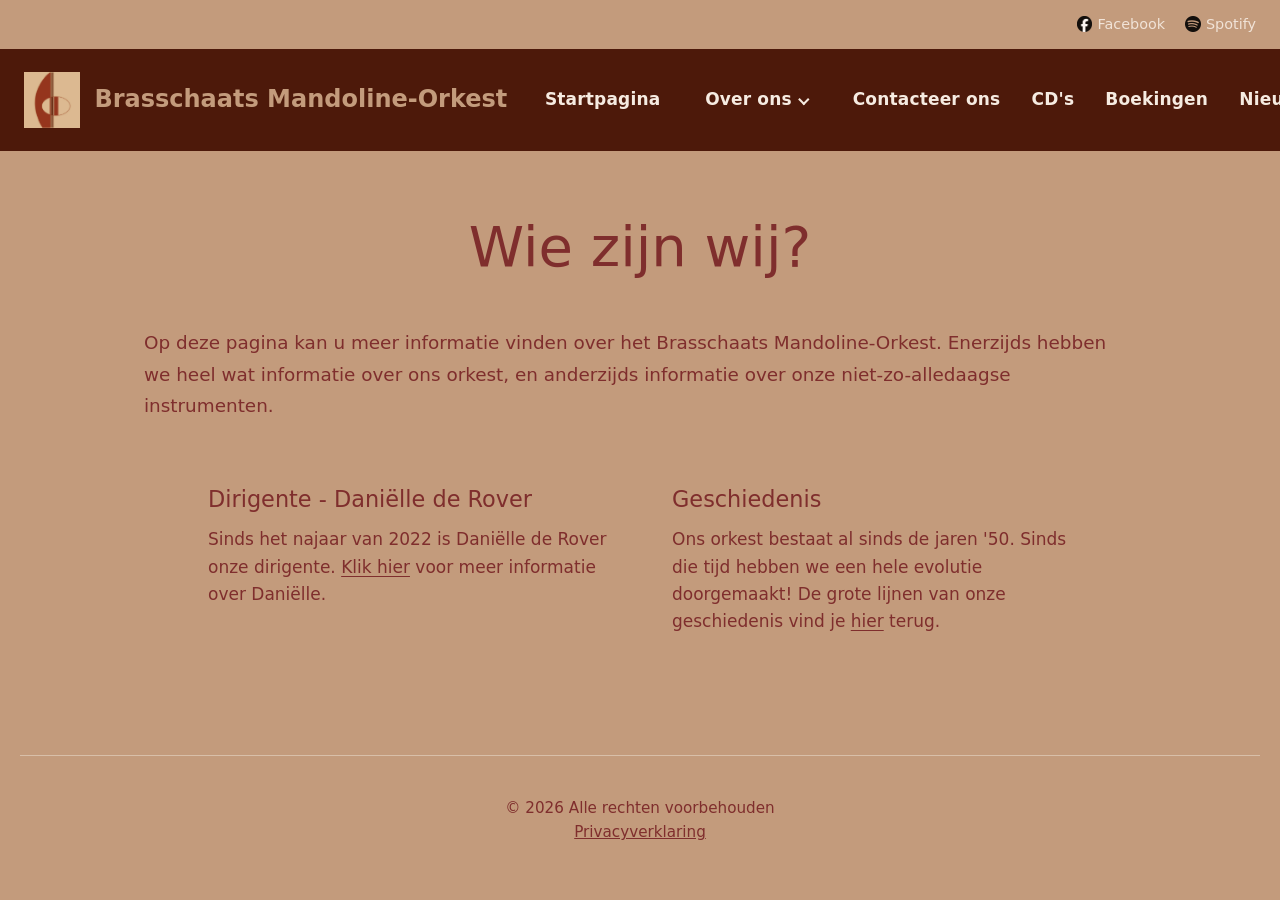
<file: pages/over-ons.html>
<!DOCTYPE html>
<html lang="nl-BE">
<head>
  <meta charset="utf-8">
  <meta name="viewport" content="width=device-width, initial-scale=1">
  <title>Wie zijn wij? | Brasschaats Mandoline-Orkest</title>
  <meta name="description" content="Meer informatie over het Brasschaats Mandoline-Orkest: onze dirigente, onze geschiedenis en onze niet-zo-alledaagse instrumenten.">
  <meta property="og:title" content="Wie zijn wij? | Brasschaats Mandoline-Orkest">
  <meta property="og:description" content="Meer informatie over het Brasschaats Mandoline-Orkest.">
  <meta property="og:image" content="../images/banner.jpg">
  <meta property="og:type" content="website">
  <meta name="theme-color" content="#4d190a">
  <link rel="icon" href="../images/logo.png" type="image/png">
  <link rel="stylesheet" href="../css/style.css">
</head>
<body>

  <a class="skip-link" href="#inhoud">Naar de inhoud</a>

  <!-- Bovenbalk: sociale links. Vervang de # door de echte adressen. -->
  <div class="topbar">
    <div class="wrap topbar__inner">
      <a href="https://www.facebook.com/Brasschaatsmandolineorkest/?locale=nl_BE" rel="noopener" target="_blank"><img class="link-icon" src="../images/logo%20Facebook.png" alt="">Facebook</a>
      <a href="https://open.spotify.com/artist/1rUqsuNDXbhpg9j1srdVkf?si=Q549NG70TASA_FOCATFZ-Q" rel="noopener" target="_blank"><img class="link-icon" src="../images/spotify-icon-2048x2048-n3imyp8e.png" alt="">Spotify</a>
    </div>
  </div>

  <!-- Hoofdmenu: kopieer dit blok (header) naar elke nieuwe pagina. -->
  <header class="site-header">
    <div class="wrap site-header__inner">

      <a class="brand" href="../index.html">
        <img src="../images/logo.png" alt="" width="56" height="56">
        <span>Brasschaats Mandoline-Orkest</span>
      </a>

      <button class="nav-toggle" type="button" aria-expanded="false" aria-controls="hoofdmenu">
        <span class="nav-toggle__bars" aria-hidden="true"></span>
        <span class="visually-hidden">Menu</span>
      </button>

      <nav id="hoofdmenu" class="nav" aria-label="Hoofdmenu">
        <ul class="nav__list">
          <li><a href="../index.html">Startpagina</a></li>

          <li class="has-sub">
            <a href="over-ons.html" aria-current="page"><button type="button" class="sub-toggle" aria-expanded="false">Over ons</button></a>
            <ul class="sub">
              <li><a href="dirigente.html">Dirigente</a></li>
              <li><a href="geschiedenis.html">Geschiedenis</a></li>
            </ul>
          </li>

          <li><a href="contact.html">Contacteer ons</a></li>
          <li><a href="cds.html">CD's</a></li>
          <li><a href="boekingen.html">Boekingen</a></li>
          <li><a href="nieuws.html">Nieuws</a></li>

          <li class="has-sub">
            <button type="button" class="sub-toggle" aria-expanded="false">Meer pagina's</button>
            <ul class="sub">
              <!-- Voorlopige onderdelen: pas aan zodra de pagina's bestaan. -->
              <li><a href="fotos.html">Foto's</a></li>
              <li><a href="links.html">Links</a></li>
            </ul>
          </li>
        </ul>
      </nav>

    </div>
  </header>

  <main id="inhoud" class="wrap">
    <h1>Wie zijn wij?</h1>

    <p class="intro">Op deze pagina kan u meer informatie vinden over het Brasschaats Mandoline-Orkest. Enerzijds hebben we heel wat informatie over ons orkest, en anderzijds informatie over onze niet-zo-alledaagse instrumenten.</p>

    <div class="blocks">
      <section class="block">
        <h2><a href="dirigente.html">Dirigente - Daniëlle de Rover</a></h2>
        <p>Sinds het najaar van 2022 is Daniëlle de Rover onze dirigente. <a href="dirigente.html">Klik hier</a> voor meer informatie over Daniëlle.</p>
      </section>

      <section class="block">
        <h2><a href="geschiedenis.html">Geschiedenis</a></h2>
        <p>Ons orkest bestaat al sinds de jaren '50. Sinds die tijd hebben we een hele evolutie doorgemaakt! De grote lijnen van onze geschiedenis vind je <a href="geschiedenis.html">hier</a> terug.</p>
      </section>
    </div>
  </main>

  <footer class="site-footer">
    <div class="wrap">
      <p>© 2026 Alle rechten voorbehouden</p>
      <p><a href="privacybeleid.html">Privacyverklaring</a></p>
    </div>
  </footer>

  <script src="../js/nav.js" defer></script>
</body>
</html>
</file>
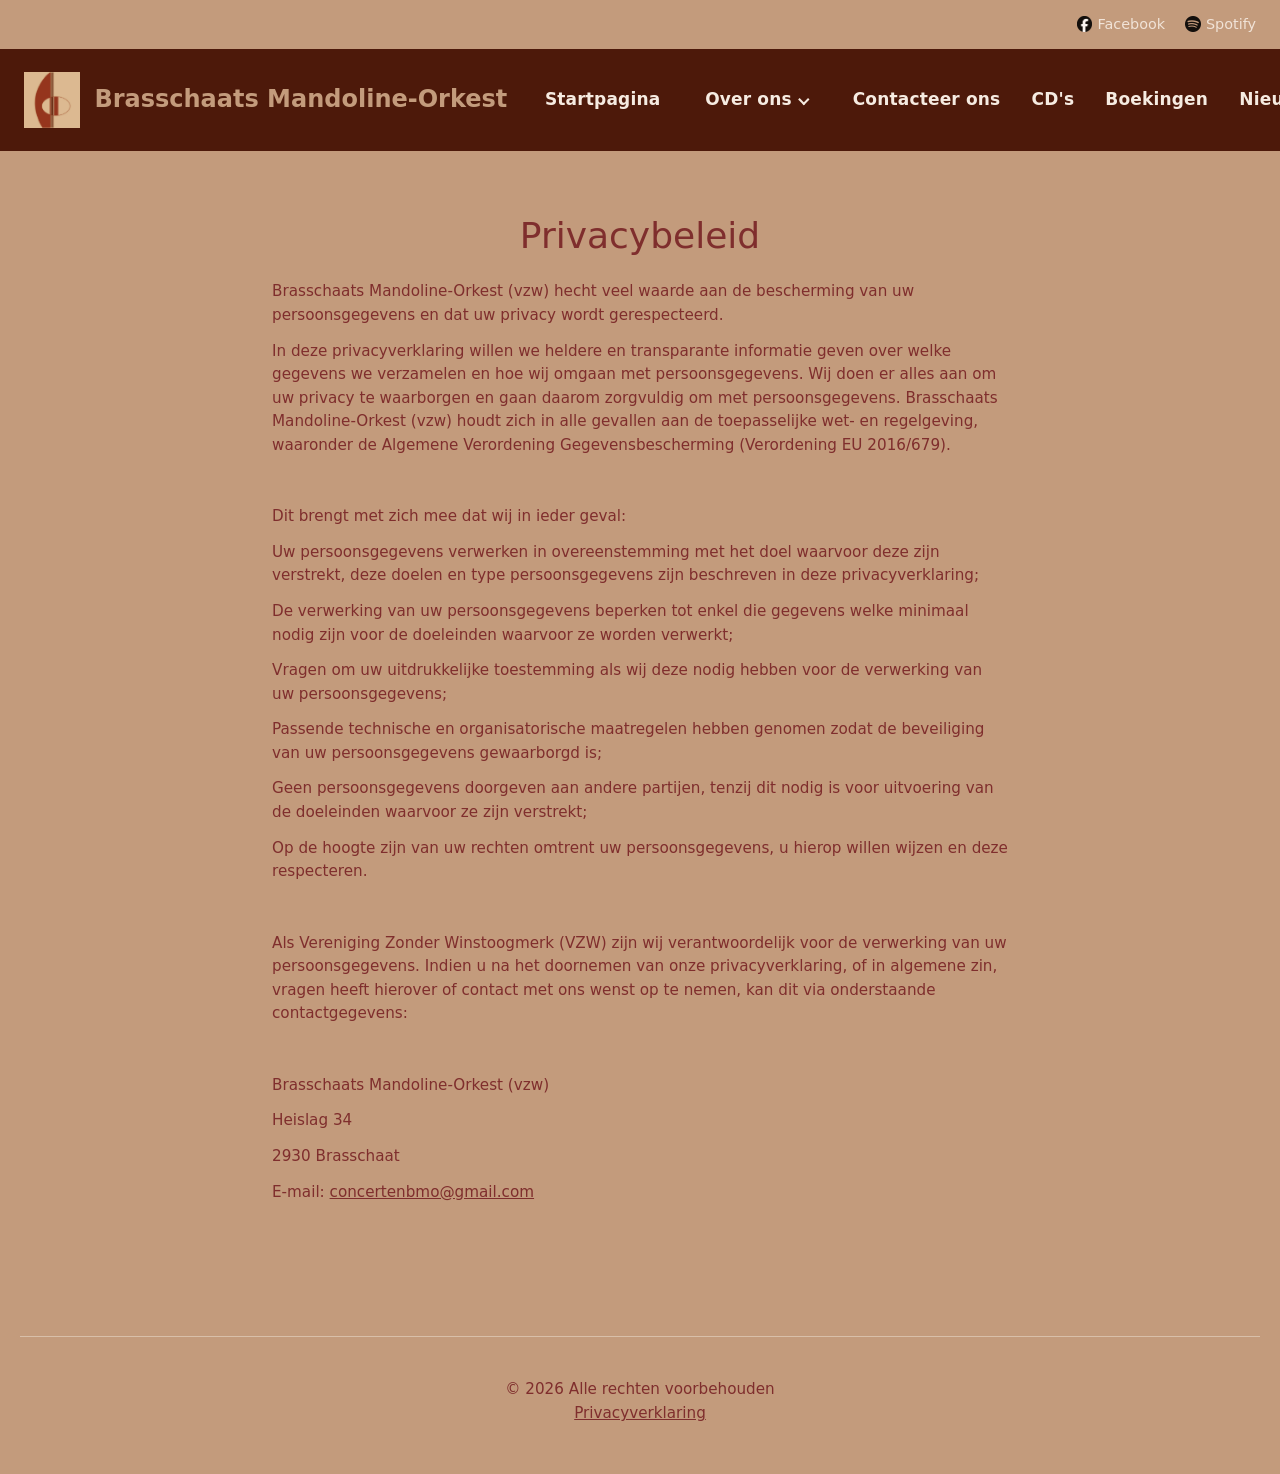
<file: pages/privacybeleid.html>
<!DOCTYPE html>
<html lang="nl-BE">
<head>
	<meta charset="utf-8">
	<meta name="viewport" content="width=device-width, initial-scale=1">
	<title>Privacyverklaring | Brasschaats Mandoline-Orkest</title>
	<meta name="description" content="Privacyverklaring van het Brasschaats Mandoline-Orkest.">
	<meta name="theme-color" content="#4d190a">
	<link rel="icon" href="../images/logo.png" type="image/png">
	<link rel="stylesheet" href="../css/style.css">
</head>
<body>

	<a class="skip-link" href="#inhoud">Naar de inhoud</a>

	<div class="topbar">
		<div class="wrap topbar__inner">
			<a href="https://www.facebook.com/Brasschaatsmandolineorkest/?locale=nl_BE" rel="noopener" target="_blank"><img class="link-icon" src="../images/logo%20Facebook.png" alt="">Facebook</a>
			<a href="https://open.spotify.com/artist/1rUqsuNDXbhpg9j1srdVkf?si=Q549NG70TASA_FOCATFZ-Q" rel="noopener" target="_blank"><img class="link-icon" src="../images/spotify-icon-2048x2048-n3imyp8e.png" alt="">Spotify</a>
		</div>
	</div>

	<header class="site-header">
		<div class="wrap site-header__inner">
			<a class="brand" href="../index.html">
				<img src="../images/logo.png" alt="" width="56" height="56">
				<span>Brasschaats Mandoline-Orkest</span>
			</a>

			<button class="nav-toggle" type="button" aria-expanded="false" aria-controls="hoofdmenu">
				<span class="nav-toggle__bars" aria-hidden="true"></span>
				<span class="visually-hidden">Menu</span>
			</button>

			<nav id="hoofdmenu" class="nav" aria-label="Hoofdmenu">
				<ul class="nav__list">
					<li><a href="../index.html">Startpagina</a></li>
					<li class="has-sub">
						<a href="over-ons.html"><button type="button" class="sub-toggle" aria-expanded="false">Over ons</button></a>
						<ul class="sub">
							<li><a href="dirigente.html">Dirigente</a></li>
							<li><a href="geschiedenis.html">Geschiedenis</a></li>
						</ul>
					</li>
					<li><a href="contact.html">Contacteer ons</a></li>
					<li><a href="cds.html">CD's</a></li>
					<li><a href="boekingen.html">Boekingen</a></li>
					<li><a href="nieuws.html">Nieuws</a></li>
					<li class="has-sub">
						<button type="button" class="sub-toggle" aria-expanded="false">Meer pagina's</button>
						<ul class="sub">
							<li><a href="fotos.html">Foto's</a></li>
							<li><a href="links.html">Links</a></li>
						</ul>
					</li>
				</ul>
			</nav>
		</div>
	</header>

	<main id="inhoud" class="wrap">
		<article class="privacy-page">
			<h1>Privacybeleid</h1>
			<p>Brasschaats Mandoline-Orkest (vzw) hecht veel waarde aan de bescherming van uw persoonsgegevens en dat uw privacy wordt gerespecteerd.</p>
			<p class="privacy-page__intro">In deze privacyverklaring willen we heldere en transparante informatie geven over welke gegevens we verzamelen en hoe wij omgaan met persoonsgegevens. Wij doen er alles aan om uw privacy te waarborgen en gaan daarom zorgvuldig om met persoonsgegevens. Brasschaats Mandoline-Orkest (vzw) houdt zich in alle gevallen aan de toepasselijke wet- en regelgeving, waaronder de Algemene Verordening Gegevensbescherming (Verordening EU 2016/679).</p>

			<p>Dit brengt met zich mee dat wij in ieder geval:</p>
			<div class="privacy-page__principles">
				<p>Uw persoonsgegevens verwerken in overeenstemming met het doel waarvoor deze zijn verstrekt, deze doelen en type persoonsgegevens zijn beschreven in deze privacyverklaring;</p>
				<p>De verwerking van uw persoonsgegevens beperken tot enkel die gegevens welke minimaal nodig zijn voor de doeleinden waarvoor ze worden verwerkt;</p>
				<p>Vragen om uw uitdrukkelijke toestemming als wij deze nodig hebben voor de verwerking van uw persoonsgegevens;</p>
				<p>Passende technische en organisatorische maatregelen hebben genomen zodat de beveiliging van uw persoonsgegevens gewaarborgd is;</p>
				<p>Geen persoonsgegevens doorgeven aan andere partijen, tenzij dit nodig is voor uitvoering van de doeleinden waarvoor ze zijn verstrekt;</p>
				<p>Op de hoogte zijn van uw rechten omtrent uw persoonsgegevens, u hierop willen wijzen en deze respecteren.</p>
			</div>

			<p class="privacy-page__contact-intro">Als Vereniging Zonder Winstoogmerk (VZW) zijn wij verantwoordelijk voor de verwerking van uw persoonsgegevens. Indien u na het doornemen van onze privacyverklaring, of in algemene zin, vragen heeft hierover of contact met ons wenst op te nemen, kan dit via onderstaande contactgegevens:</p>
			<address class="privacy-page__address">
				<p>Brasschaats Mandoline-Orkest (vzw)</p>
				<p>Heislag 34</p>
				<p>2930 Brasschaat</p>
				<p>E-mail: <a href="mailto:concertenbmo@gmail.com">concertenbmo@gmail.com</a></p>
			</address>
		</article>
	</main>

	<footer class="site-footer">
		<div class="wrap">
			<p>© 2026 Alle rechten voorbehouden</p>
			<p><a href="privacybeleid.html" aria-current="page">Privacyverklaring</a></p>
		</div>
	</footer>

	<script src="../js/nav.js" defer></script>
</body>
</html>
</file>
<file: css/style.css>
/* Brasschaats Mandoline-Orkest
   Kleuren en lettertype staan bovenaan, zodat ze op één plek aan te passen zijn. */

:root {
  --tan: #c39b7c;          /* achtergrond pagina */
  --tan-line: #d8bfa9;     /* scheidingslijn */
  --brown: #4d190a;        /* menubalk */
  --burgundy: #7f2e2d;     /* titels en tekst op de pagina */
  --cream: #f6ebe1;        /* tekst op de menubalk */
  --brand: #c39b7c;        /* naam van het orkest in het menu */
  --focus: #fff4e6;

  --font: "Segoe UI", system-ui, -apple-system, "Helvetica Neue", Arial, sans-serif;
  --maxw: 1240px;          /* breedte van de inhoud */
  --maxw-header: 1760px;   /* breedte van de menubalk */
}

*, *::before, *::after { box-sizing: border-box; }

html { -webkit-text-size-adjust: 100%; }

body {
  margin: 0;
  overflow-x: hidden;
  background: var(--tan);
  color: var(--burgundy);
  font-family: var(--font);
  font-size: 1.0625rem;
  line-height: 1.6;
}

img { display: block; max-width: 100%; height: auto; }

a { color: inherit; }

.wrap {
  width: 100%;
  max-width: var(--maxw);
  margin-inline: auto;
  padding-inline: 1.5rem;
}

.visually-hidden {
  position: absolute !important;
  width: 1px; height: 1px;
  overflow: hidden;
  clip: rect(0 0 0 0);
  white-space: nowrap;
}

.skip-link {
  position: absolute;
  left: 1rem; top: -4rem;
  background: var(--brown);
  color: var(--cream);
  padding: .6rem 1rem;
  z-index: 100;
}
.skip-link:focus { top: 1rem; }

:focus-visible {
  outline: 3px solid var(--focus);
  outline-offset: 2px;
}
main :focus-visible, .site-footer :focus-visible { outline-color: var(--burgundy); }

/* Bovenbalk */
.topbar { background: var(--tan); font-size: .9rem; }
.topbar__inner {
  max-width: var(--maxw-header);
  display: flex;
  justify-content: flex-end;
  gap: 1.25rem;
  padding-block: .8rem;
}
.topbar a { color: var(--cream); text-decoration: none; opacity: .9; }
.topbar a:hover { opacity: 1; text-decoration: underline; }
.link-icon {
  display: inline-block;
  width: 1.1em;
  height: 1.1em;
  margin-right: .35em;
  object-fit: contain;
  vertical-align: -.2em;
}

/* Menubalk */
.site-header { background: var(--brown); color: var(--cream); position: relative; z-index: 10; }
.site-header__inner {
  max-width: var(--maxw-header);
  display: flex;
  align-items: center;
  justify-content: space-between;
  gap: 1.5rem;
  min-height: 6.4rem;
}

.brand {
  display: flex;
  align-items: center;
  gap: .9rem;
  text-decoration: none;
  color: var(--brand);
  font-size: 1.5rem;
  font-weight: 600;
  line-height: 1.2;
}
.brand img { width: 56px; height: 56px; }

.nav__list {
  display: flex;
  align-items: center;
  gap: .25rem;
  list-style: none;
  margin: 0;
  padding: 0;
}
.nav a, .sub-toggle {
  display: block;
  padding: .6rem .85rem;
  color: var(--cream);
  font: inherit;
  font-size: 1.0625rem;
  font-weight: 700;
  text-decoration: none;
  background: none;
  border: 0;
  cursor: pointer;
  letter-spacing: .01em;
  white-space: nowrap;
}
.nav a:hover, .sub-toggle:hover { text-decoration: underline; text-underline-offset: .3em; }
.nav a[aria-current="page"],
.nav .sub-toggle[aria-current] { color: var(--brand); }

.sub-toggle::after {
  content: "";
  display: inline-block;
  width: .45em; height: .45em;
  margin-left: .5em;
  border-right: 2px solid currentColor;
  border-bottom: 2px solid currentColor;
  transform: translateY(-.15em) rotate(45deg);
}

.has-sub { position: relative; }
.sub {
  display: none;
  list-style: none;
  margin: 0;
  padding: .4rem 0;
  min-width: 13rem;
  background: var(--brown);
  border-top: 2px solid var(--tan);
  box-shadow: 0 6px 14px rgb(0 0 0 / .25);
}
.sub a { font-weight: 600; white-space: nowrap; }

/* Desktop: submenu zichtbaar bij hover, focus of na een klik */
@media (min-width: 72rem) {
  .brand { flex-shrink: 0; }
  .nav-toggle { display: none; }
  .sub { position: absolute; left: 0; top: 100%; }
  .has-sub:hover > .sub,
  .has-sub:focus-within > .sub,
  .sub-toggle[aria-expanded="true"] + .sub { display: block; }
}

/* Mobiel: menu klapt open onder de balk */
@media (max-width: 71.99rem) {
  .brand { flex-shrink: 1; min-width: 0; font-size: 1.05rem; gap: .7rem; }
  .nav-toggle { flex-shrink: 0; }
  .brand img { width: 44px; height: 44px; }
  .site-header__inner { min-height: 5rem; }

  .nav-toggle {
    display: inline-flex;
    align-items: center;
    justify-content: center;
    width: 2.75rem; height: 2.75rem;
    background: none;
    border: 1px solid rgb(246 235 225 / .4);
    border-radius: 4px;
    cursor: pointer;
  }
  .nav-toggle__bars,
  .nav-toggle__bars::before,
  .nav-toggle__bars::after {
    display: block;
    width: 1.35rem; height: 2px;
    background: var(--cream);
    content: "";
    position: relative;
  }
  .nav-toggle__bars::before { position: absolute; top: -6px; }
  .nav-toggle__bars::after  { position: absolute; top: 6px; }

  .nav {
    display: none;
    position: absolute;
    left: 0; right: 0; top: 100%;
    background: var(--brown);
    border-top: 1px solid rgb(246 235 225 / .2);
    padding: .5rem 1.5rem 1rem;
    box-shadow: 0 8px 14px rgb(0 0 0 / .25);
  }
  .nav.is-open { display: block; }
  .nav__list { flex-direction: column; align-items: stretch; gap: 0; }
  .nav a, .sub-toggle { width: 100%; text-align: left; padding: .8rem .25rem; }
  .has-sub > a { padding: 0; }
  .sub { box-shadow: none; border-top: 0; padding: 0 0 .25rem 1rem; }
  .has-sub:hover > .sub,
  .has-sub:focus-within > .sub,
  .has-sub:has(.sub-toggle[aria-expanded="true"]) > .sub { display: block; }
}

/* Inhoud */
main { padding-block: 4rem 3rem; }

h1 {
  margin: 0 0 3rem;
  text-align: center;
  font-size: clamp(2.25rem, 5vw, 3.5rem);
  font-weight: 300;
  line-height: 1.15;
  color: var(--burgundy);
}

.banner { margin: 0 auto; max-width: 1240px; }
.banner img { width: 100%; border-radius: 6px; }

.tagline {
  max-width: 62rem;
  margin: 2.5rem auto 0;
  text-align: center;
  font-style: italic;
  font-size: 1.2rem;
  line-height: 1.7;
}

/* Pagina 'Wie zijn wij?' */
.intro {
  max-width: 62rem;
  margin: 0 auto;
  font-size: 1.15rem;
  line-height: 1.7;
}
.blocks {
  display: grid;
  grid-template-columns: repeat(auto-fit, minmax(17rem, 1fr));
  gap: 3rem 4rem;
  max-width: 54rem;
  margin: 4rem auto 0;
}
.block h2 {
  margin: 0 0 .75rem;
  font-size: 1.4rem;
  font-weight: 400;
  line-height: 1.3;
}
.block h2 a { text-decoration: none; }
.block h2 a:hover { text-decoration: underline; }
.block p { margin: 0; }
.block p a { text-underline-offset: .2em; }

/* Pagina 'Boekingen' */
.bookings,
.privacy-page {
  max-width: 46rem;
  margin: 0 auto;
  font-size: .95rem;
  line-height: 1.55;
}
.bookings h1,
.privacy-page h1 {
  margin-bottom: 1.5rem;
  font-size: 2.25rem;
  font-weight: 500;
}
.bookings h2 {
  margin: 1.25rem 0 .25rem;
  font-size: 2rem;
  font-weight: 400;
  line-height: 1.3;
}
.bookings h3 {
  margin: .25rem 0 1.25rem;
  font-size: 1.5rem;
  font-weight: 400;
  line-height: 1.35;
}
.bookings h4 {
  margin: 1.25rem 0 .25rem;
  font-size: 1.2rem;
  font-weight: 400;
}
.bookings p,
.privacy-page p { margin: 0 0 .75rem; }
.bookings__intro { margin-bottom: 1.25rem !important; }
.booking-section { margin-top: 1.5rem; }
.booking-section h3 { margin-bottom: 1.25rem; }
.booking-financial {
  margin: 1.75rem 0 0;
  color: var(--cream);
}
.booking-financial h2 { margin-top: 0; }
.booking-financial h3 { margin: .15rem 0 .75rem; }
.booking-financial p { margin: 1.75rem 0 2rem; }
.booking-list {
  list-style: none;
  margin: 0 0 2rem;
  padding: 0 0 0 1rem;
}
.booking-list li {
  position: relative;
  margin: .15rem 0;
  padding-left: 1.1rem;
}
.booking-list li::before {
  content: "›";
  position: absolute;
  left: 0;
}

/* Pagina 'Privacybeleid' */
.privacy-page__intro { margin-bottom: 3rem !important; }
.privacy-page__principles { margin-top: .75rem; }
.privacy-page__contact-intro { margin-top: 3rem !important; }
.privacy-page__address {
  margin-top: 3rem;
  font-style: normal;
}

/* Pagina 'Nieuws' */
.news-page {
  max-width: 60rem;
  margin: 0 auto;
}
.news-page > h1 {
  margin-bottom: 1.5rem;
}
.news-intro {
  max-width: 40rem;
  margin: 0 auto;
  font-size: .95rem;
  line-height: 1.6;
}
.news-intro p { margin: 0 0 1rem; }
.news-intro p:last-child { margin-bottom: 1.5rem; }
.news-intro a { font-weight: 600; text-underline-offset: .2em; }
.news-divider {
  margin: 1.5rem 0 2rem;
  border: 0;
  border-top: 1px solid var(--tan-line);
}
.news-item {
  display: grid;
  grid-template-columns: minmax(0, 1.5fr) minmax(12rem, .9fr);
  align-items: start;
  gap: 2rem;
  max-width: 42rem;
  margin: 0 auto;
  font-size: .9rem;
  line-height: 1.5;
}
.news-item__text h2 {
  margin: 0;
  color: var(--cream);
  font-size: 1.8rem;
  font-weight: 400;
  line-height: 1.25;
}
.news-item__text time {
  display: block;
  margin: .2rem 0 .55rem;
  color: var(--cream);
  font-style: italic;
}
.news-item__text p { margin: 0; }
.news-poster {
  display: flex;
  min-height: 10rem;
  flex-direction: column;
  align-items: center;
  justify-content: center;
  overflow: hidden;
  padding: 1rem .75rem .65rem;
  border: 1px solid rgb(246 235 225 / .25);
  border-radius: 3px;
  background:
    radial-gradient(ellipse at 50% 45%, rgb(128 103 33 / .65), transparent 45%),
    radial-gradient(circle at 15% 20%, #b5a24b 0 2px, transparent 4px),
    radial-gradient(circle at 82% 28%, #b5a24b 0 2px, transparent 4px),
    linear-gradient(160deg, #11121d 0%, #20202b 56%, #090a10 100%);
  color: #fff1a8;
  text-align: center;
  box-shadow: inset 0 0 1.5rem rgb(0 0 0 / .6);
}
.news-poster__number {
  color: #fff9cf;
  font-size: 4rem;
  font-weight: 700;
  line-height: 1;
  text-shadow: 0 0 .8rem #f7d85a;
}
.news-poster__ribbon {
  margin: .35rem 0 auto;
  padding: .2rem .8rem;
  transform: rotate(-5deg);
  background: #e6c45c;
  color: #271b0b;
  font-size: .72rem;
  font-weight: 700;
  letter-spacing: .08em;
  text-transform: uppercase;
}
.news-poster__name {
  margin-top: 1.5rem;
  color: #fff1a8;
  font-size: .55rem;
  font-weight: 700;
  text-transform: uppercase;
}

/* CD-pagina */
.cd-page {
  max-width: 64rem;
  margin: 0 auto;
}
.cd-intro {
  display: grid;
  grid-template-columns: minmax(0, 1fr) minmax(0, 1.25fr);
  align-items: center;
  gap: 4rem;
  max-width: 55rem;
  margin: 1.5rem auto 0;
}
.cd-intro > img {
  width: 100%;
  aspect-ratio: 1.45;
  object-fit: cover;
}
.cd-intro h1 {
  margin: 0 0 1.5rem;
  text-align: left;
  font-size: 2.25rem;
  font-weight: 400;
}
.cd-intro p {
  margin: 0 0 .75rem;
  font-size: .9rem;
  line-height: 1.5;
  text-align: justify;
}
.cd-grid {
  display: grid;
  grid-template-columns: repeat(5, minmax(0, 1fr));
  gap: 2.5rem 1.4rem;
  margin: 12rem auto 0;
}
.cd-card {
  min-width: 0;
  text-align: center;
  color: var(--cream);
}
.cd-card img {
  width: 100%;
  aspect-ratio: 1;
  object-fit: cover;
}
.cd-card h2 {
  margin: .65rem 0 .1rem;
  font-size: 1rem;
  font-weight: 700;
  line-height: 1.4;
}
.cd-card p { margin: 0; }

/* Pagina 'Dirigente' */
.conductor-page {
  max-width: 62rem;
  margin: 0 auto;
}
.conductor-page > h1 {
  margin-bottom: 1rem;
}
.conductor-intro {
  margin: 0 auto 4rem;
  text-align: center;
}
.conductor-profile {
  display: grid;
  grid-template-columns: minmax(0, .9fr) minmax(0, 1.25fr);
  align-items: center;
  gap: 2rem;
}
.conductor-portrait {
  margin: 0;
  text-align: center;
}
.conductor-portrait img {
  border-radius: 6px;
}
.conductor-portrait figcaption {
  margin-top: 1.25rem;
}
.conductor-biography h2,
.conductor-history h2 {
  margin: 0 0 1rem;
  font-size: 2rem;
  font-weight: 400;
  line-height: 1.35;
}
.conductor-biography p,
.conductor-history p {
  margin: 0 0 .75rem;
}
.conductor-history {
  max-width: 48rem;
  margin: 5rem auto 0;
}
.conductor-history h2 {
  margin-bottom: 1rem;
}
.conductor-back {
  display: block;
  width: fit-content;
  margin: 5rem auto 0;
  padding: .85rem 1.5rem;
  color: var(--brown);
  background: var(--cream);
  border-color: var(--cream);
  text-align: center;
}
.conductor-back:hover {
  color: var(--brown);
  background: #fff;
  border-color: #fff;
}

/* Pagina 'Contacteer ons' */
.contact {
  display: grid;
  grid-template-columns: minmax(0, 1fr) minmax(0, 1.15fr);
  gap: 3rem 5rem;
  align-items: start;
  max-width: 70rem;
  margin: 0 auto;
}
.contact__list {
  list-style: none;
  margin: 3.2rem 0 0;
  padding: 0;
  display: grid;
  gap: 1.25rem;
  font-size: 1.35rem;
}
.contact__list a { text-underline-offset: .2em; }
.contact__form h1 {
  margin: 0 0 1.25rem;
  text-align: left;
  font-size: clamp(1.9rem, 4vw, 2.5rem);
  font-weight: 700;
}
.contact__intro { margin: 0 0 2.25rem; }

.order-page {
  max-width: 52rem;
  margin: 0 auto;
}
.order-page > h1 {
  margin-bottom: 1.5rem;
  font-size: clamp(2rem, 5vw, 3rem);
  font-weight: 400;
}
.order-intro { margin: 0 0 2rem; }
.order-fieldset {
  min-width: 0;
  margin: 0 0 1.5rem;
  padding: 1.5rem;
  border: 1px solid rgb(77 25 10 / .18);
  border-radius: 3px;
  background: rgb(246 235 225 / .35);
}
.order-fieldset legend {
  padding: 0 .5rem;
  font-size: 1.2rem;
  font-weight: 700;
}
.order-fieldset .field:last-child { margin-bottom: 0; }
.order-street,
.order-address {
  display: grid;
  grid-template-columns: minmax(0, 1fr) minmax(8rem, .42fr);
  gap: 1rem;
}
.order-address { grid-template-columns: minmax(8rem, .55fr) minmax(0, 1.45fr); }
.order-quantities {
  display: flex;
  flex-direction: column;
}
.order-quantities .field {
  display: flex;
  align-items: center;
  justify-content: space-between;
  gap: 1rem;
  margin: 0;
  padding: .8rem 0;
  border-bottom: 1px solid rgb(77 25 10 / .12);
}
.order-quantities .field:first-child { padding-top: 0; }
.order-quantities .field:last-child {
  padding-bottom: 0;
  border-bottom: 0;
}
.order-quantities label { margin: 0; }
.order-quantities input {
  flex: 0 0 5.5rem;
  width: 5.5rem;
  text-align: center;
}
.order-help { margin: 0 0 1rem; font-size: .9rem; }
.order-shipping {
  margin: 0 0 1.5rem;
  padding: 1.5rem;
  border-radius: 3px;
  background: var(--brown);
  color: var(--cream);
}
.order-shipping h2 { margin: 0 0 .5rem; font-size: 1.3rem; }
.order-shipping ul { margin: 0 0 .75rem; padding-left: 1.5rem; }
.order-shipping p { margin: 0; }
.order-submit {
  padding: 1.5rem;
  border: 1px solid rgb(77 25 10 / .18);
  border-radius: 3px;
  background: rgb(246 235 225 / .35);
}
.order-consent {
  display: grid;
  grid-template-columns: auto 1fr;
  align-items: start;
  gap: .75rem;
  margin-bottom: 1.25rem;
}
.order-consent input { margin-top: .45rem; }
.order-consent label { font-size: .9rem; }
.order-submit .form-status:empty { display: none; }

.field { margin-bottom: 1.4rem; }
.field label { display: block; margin-bottom: .4rem; font-weight: 600; font-size: .95rem; }
.field input, .field textarea {
  display: block;
  width: 100%;
  padding: .75rem .9rem;
  font: inherit;
  color: #2b0f08;
  background: #fff;
  border: 1px solid transparent;
  border-radius: 3px;
}
.field textarea { resize: vertical; min-height: 9rem; }
.field input:focus-visible, .field textarea:focus-visible {
  outline: 3px solid var(--brown);
  outline-offset: 1px;
}

.button {
  display: inline-block;
  padding: .85rem 2rem;
  font: inherit;
  font-weight: 700;
  color: var(--cream);
  background: var(--brown);
  border: 2px solid var(--brown);
  border-radius: 3px;
  cursor: pointer;
}
.conductor-history .conductor-back { display: block; }
.button:hover { background: #3a1207; border-color: #3a1207; }
.button:focus-visible { outline: 3px solid var(--burgundy); outline-offset: 3px; }
.button[disabled] { opacity: .6; cursor: wait; }

.form-status { min-height: 1.6rem; margin: 1rem 0 0; font-weight: 600; }
.form-status.is-error { color: #5a0d0d; }
.form-note { margin: .25rem 0 0; font-size: .9rem; }

@media (max-width: 47.99rem) {
  .order-fieldset, .order-shipping, .order-submit { padding: 1rem; }
  .order-street, .order-address { grid-template-columns: 1fr; gap: 0; }
  .order-quantities .field { align-items: center; }
  .conductor-intro { margin-bottom: 3rem; }
  .conductor-profile { grid-template-columns: 1fr; }
  .conductor-portrait { max-width: 28rem; margin-inline: auto; }
  .conductor-biography h2,
  .conductor-history h2 { font-size: 1.7rem; }
  .conductor-history { margin-top: 3.5rem; }
  .conductor-back { margin-top: 3rem; }
  .bookings h2 { font-size: 1.7rem; }
  .bookings h3 { font-size: 1.35rem; }
  .news-item { grid-template-columns: 1fr; gap: 1.25rem; }
  .news-poster { max-width: 18rem; width: 100%; margin-inline: auto; }
  .cd-intro { grid-template-columns: 1fr; gap: 2rem; margin-top: 0; }
  .cd-intro > img { max-width: 24rem; margin-inline: auto; }
  .cd-intro h1 { font-size: 2rem; }
  .cd-grid { grid-template-columns: repeat(2, minmax(0, 1fr)); gap: 2rem 1.25rem; margin-top: 5rem; }
  .contact { grid-template-columns: 1fr; }
  .contact__list { margin-top: 0; font-size: 1.2rem; }
}

@media (min-width: 48rem) and (max-width: 71.99rem) {
  .cd-grid { grid-template-columns: repeat(3, minmax(0, 1fr)); margin-top: 8rem; }
}

/* Voet */
.site-footer {
  margin-top: 2rem;
  padding-block: 2.5rem 3rem;
  text-align: center;
  font-size: .95rem;
}
.site-footer .wrap { border-top: 1px solid var(--tan-line); padding-top: 2.5rem; }
.site-footer p { margin: 0; }

@media (prefers-reduced-motion: reduce) {
  * { scroll-behavior: auto !important; transition: none !important; animation: none !important; }
}
</file>
